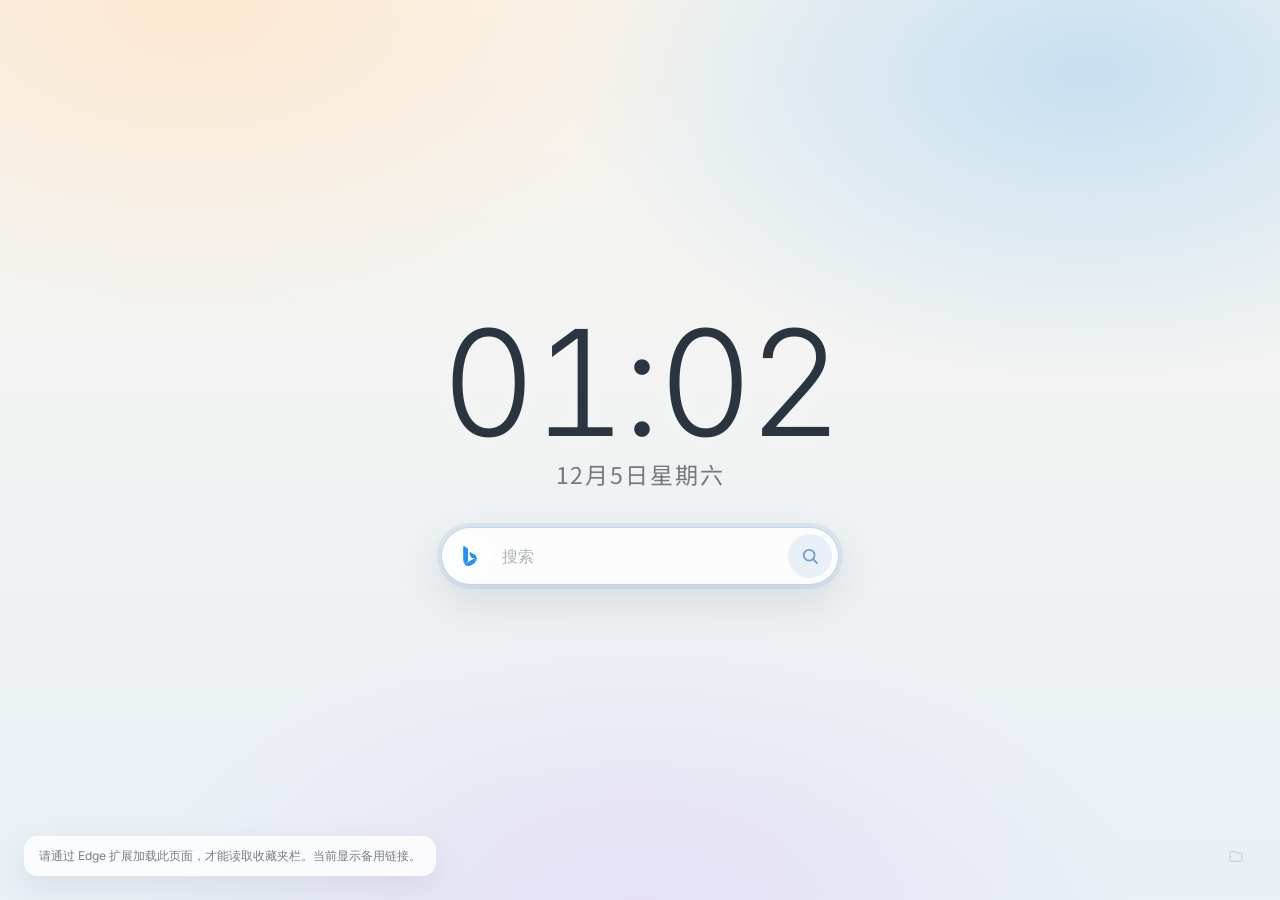
<file: index.html>
<!DOCTYPE html>
<html lang="zh-CN">
<head>
    <meta charset="utf-8">
    <meta name="viewport" content="width=device-width, initial-scale=1">
    <meta name="color-scheme" content="light">
    <meta name="theme-color" content="#eef2f5">
    <meta name="description" content="晨雾浅色、大时钟与安静搜索，自动显示收藏夹栏的 Edge 新标签页。">
    <title>晨雾起始页</title>
    <link rel="icon" type="image/png" href="assets/icons/icon-128.png">
    <link rel="stylesheet" href="css/main.css">
    <noscript>
        <style>
            #clock-div {
                display: none;
            }
        </style>
    </noscript>
</head>
<body>
    <main class="page">
        <h1 class="sr-only">晨雾起始页</h1>

        <section class="hero" aria-label="时间与搜索">
            <div class="clock" id="clock-div">
                <time id="clock" datetime="">
                    <span id="clock-time">--:--</span>
                    <span id="clock-date"></span>
                </time>
            </div>

            <div class="search-shell">
                <div class="engine-picker">
                    <button
                        id="engine-button"
                        class="engine-button"
                        type="button"
                        aria-haspopup="menu"
                        aria-expanded="false"
                        aria-controls="engine-menu"
                        aria-label="选择搜索引擎"
                    >
                        <img id="engine-icon" src="assets/icons/bing.svg" alt="" width="20" height="20">
                    </button>

                    <div id="engine-menu" class="engine-menu" role="menu" aria-label="搜索引擎" hidden></div>
                </div>

                <form id="search-form" class="search-form" action="https://www.bing.com/search" method="get" target="_blank">
                    <label class="sr-only" for="search-bar">搜索</label>
                    <input
                        id="search-bar"
                        name="q"
                        type="text"
                        autocomplete="off"
                        spellcheck="false"
                        placeholder="搜索"
                        aria-keyshortcuts="/"
                        autofocus
                    >
                    <button id="search-bar-btn" class="search-submit" type="submit" aria-label="搜索">
                        <svg xmlns="http://www.w3.org/2000/svg" width="20" height="20" viewBox="0 0 24 24"
                             fill="none" stroke="currentColor" stroke-width="2.1" stroke-linecap="round"
                             aria-hidden="true">
                            <circle cx="11" cy="11" r="6.5"></circle>
                            <path d="m16 16 4.5 4.5"></path>
                        </svg>
                    </button>
                </form>
            </div>
        </section>

        <noscript>
            <p class="status">请启用 JavaScript 以显示时钟和收藏夹。搜索框仍然可以使用。</p>
        </noscript>

    </main>

    <p id="bookmarks-status" class="status status-floating" role="status" aria-live="polite" hidden></p>

    <button id="bookmark-launcher" class="bookmark-launcher" type="button" aria-label="打开收藏夹">
        <svg xmlns="http://www.w3.org/2000/svg" width="18" height="18" viewBox="0 0 24 24"
             fill="none" stroke="currentColor" stroke-width="1.8" stroke-linecap="round"
             stroke-linejoin="round" aria-hidden="true">
            <path d="M4 7.5A1.5 1.5 0 0 1 5.5 6H10l2 2h6.5A1.5 1.5 0 0 1 20 9.5v8A1.5 1.5 0 0 1 18.5 19h-13A1.5 1.5 0 0 1 4 17.5v-10Z"></path>
        </svg>
    </button>

    <dialog id="folder-dialog" class="folder-dialog" aria-labelledby="folder-dialog-title">
        <div class="dialog-panel">
            <header class="dialog-header">
                <button id="folder-back" class="icon-button" type="button" aria-label="返回上一级" hidden>
                    <svg xmlns="http://www.w3.org/2000/svg" width="18" height="18" viewBox="0 0 24 24"
                         fill="none" stroke="currentColor" stroke-width="2" stroke-linecap="round"
                         stroke-linejoin="round" aria-hidden="true">
                        <path d="m15 18-6-6 6-6"></path>
                    </svg>
                </button>

                <div class="dialog-title-wrap">
                    <span id="folder-dialog-dot" class="folder-dot" aria-hidden="true"></span>
                    <h2 id="folder-dialog-title" class="dialog-title"></h2>
                    <span id="folder-dialog-count" class="dialog-count"></span>
                </div>

                <button id="folder-search" class="icon-button" type="button" aria-label="查找书签">
                    <svg xmlns="http://www.w3.org/2000/svg" width="17" height="17" viewBox="0 0 24 24"
                         fill="none" stroke="currentColor" stroke-width="2" stroke-linecap="round"
                         stroke-linejoin="round" aria-hidden="true">
                        <circle cx="11" cy="11" r="6.5"></circle>
                        <path d="m16 16 4.5 4.5"></path>
                    </svg>
                </button>

                <button id="folder-close" class="icon-button" type="button" aria-label="关闭">
                    <svg xmlns="http://www.w3.org/2000/svg" width="18" height="18" viewBox="0 0 24 24"
                         fill="none" stroke="currentColor" stroke-width="2" stroke-linecap="round"
                         stroke-linejoin="round" aria-hidden="true">
                        <path d="M18 6 6 18"></path>
                        <path d="m6 6 12 12"></path>
                    </svg>
                </button>
            </header>

            <nav id="folder-breadcrumb" class="breadcrumb" aria-label="当前位置"></nav>
            <div id="folder-dialog-body" class="folder-dialog-body"></div>
            <footer class="dialog-hint">↑↓ 选择 · Enter 打开 · Backspace 返回 · Esc 关闭</footer>
        </div>
    </dialog>

    <dialog id="bookmark-finder" class="finder-dialog" aria-labelledby="bookmark-finder-title">
        <div class="dialog-panel finder-panel">
            <h2 id="bookmark-finder-title" class="sr-only">查找书签</h2>

            <div class="finder-input-wrap">
                <svg xmlns="http://www.w3.org/2000/svg" width="18" height="18" viewBox="0 0 24 24"
                     fill="none" stroke="currentColor" stroke-width="2" stroke-linecap="round"
                     stroke-linejoin="round" aria-hidden="true">
                    <circle cx="11" cy="11" r="6.5"></circle>
                    <path d="m16 16 4.5 4.5"></path>
                </svg>
                <label class="sr-only" for="bookmark-finder-input">查找书签</label>
                <input
                    id="bookmark-finder-input"
                    class="finder-input"
                    type="text"
                    autocomplete="off"
                    spellcheck="false"
                    placeholder="输入书签名称或网址…"
                    role="combobox"
                    aria-autocomplete="list"
                    aria-expanded="false"
                    aria-controls="bookmark-finder-results"
                >
                <button id="bookmark-finder-close" class="finder-close" type="button" aria-label="关闭">
                    <svg xmlns="http://www.w3.org/2000/svg" width="16" height="16" viewBox="0 0 24 24"
                         fill="none" stroke="currentColor" stroke-width="2" stroke-linecap="round"
                         stroke-linejoin="round" aria-hidden="true">
                        <path d="M18 6 6 18"></path>
                        <path d="m6 6 12 12"></path>
                    </svg>
                </button>
            </div>

            <p id="bookmark-finder-summary" class="finder-summary" hidden></p>
            <div id="bookmark-finder-results" class="finder-results" role="listbox" aria-label="书签搜索结果"></div>
            <p id="bookmark-finder-empty" class="finder-empty" hidden>没有匹配的书签。</p>
            <footer class="dialog-hint">↑↓ 选择 · Enter 打开 · Esc 关闭</footer>
        </div>
    </dialog>

    <script src="js/config.js"></script>
    <script src="js/bookmarks.js"></script>
    <script src="js/main.js"></script>
</body>
</html>
</file>
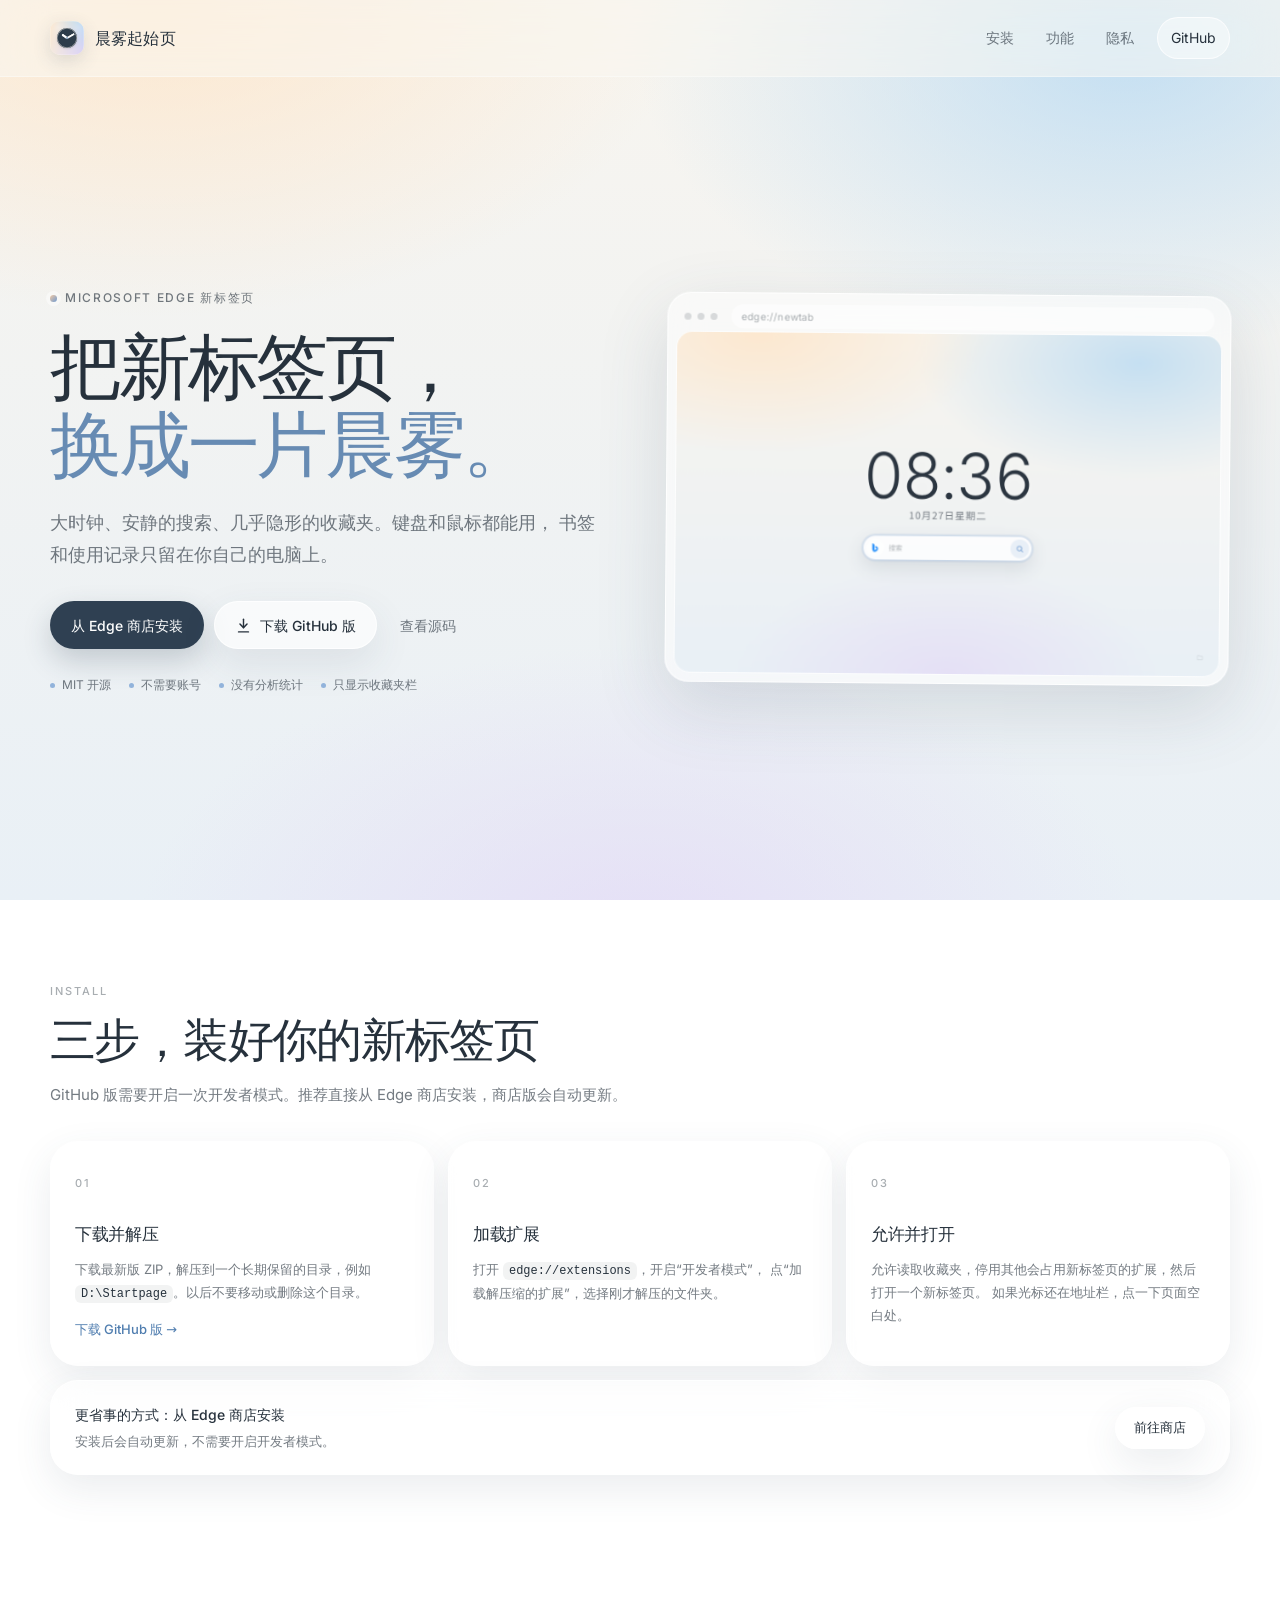
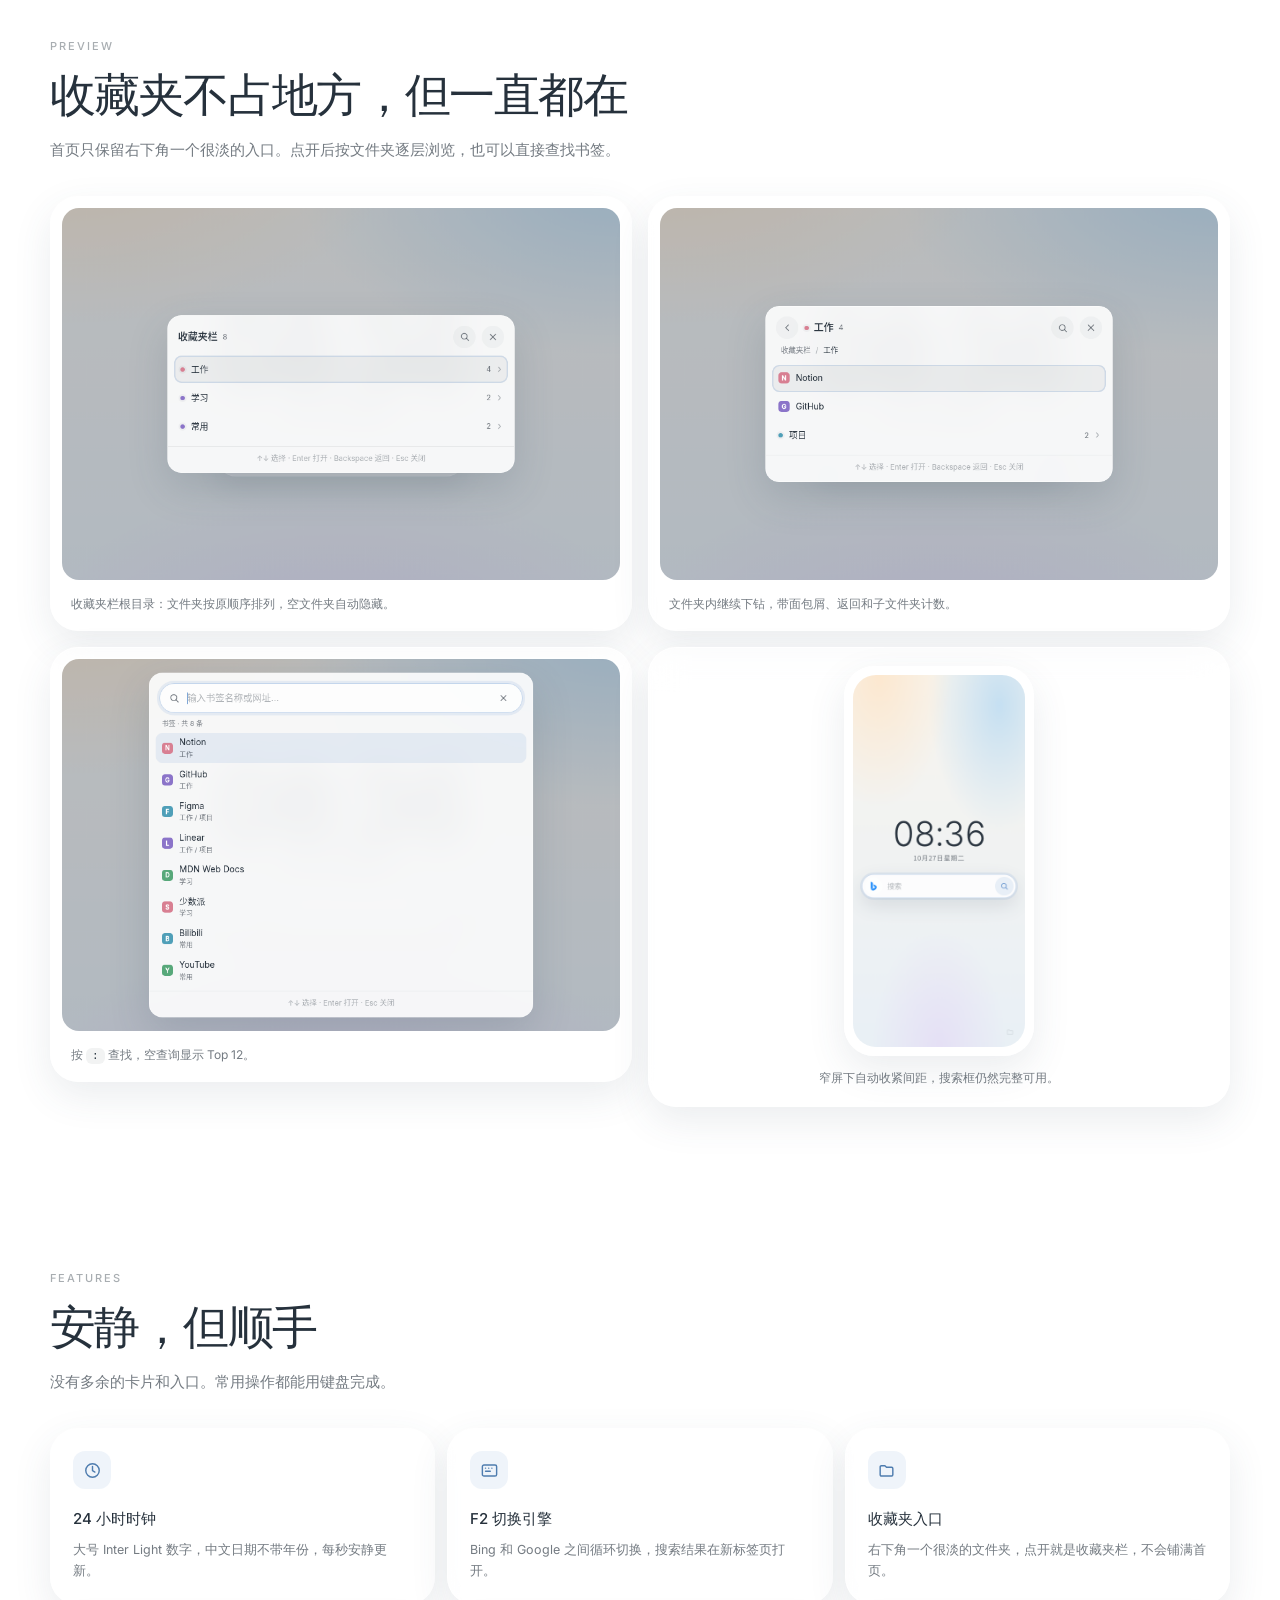
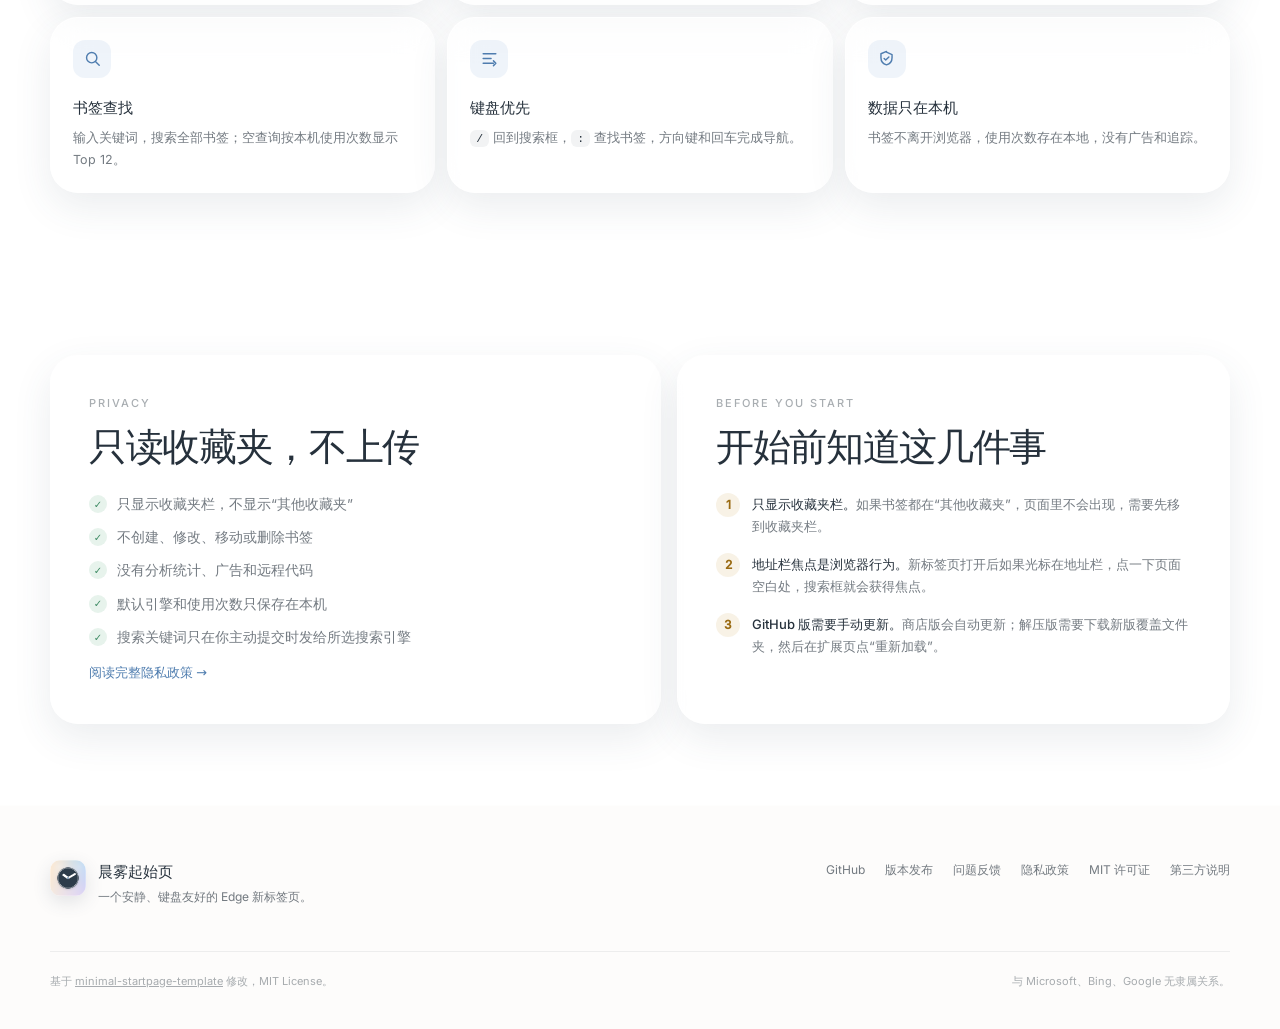
<file: docs/index.html>
<!DOCTYPE html>
<html lang="zh-CN">
<head>
    <meta charset="utf-8">
    <meta name="viewport" content="width=device-width, initial-scale=1">
    <meta name="color-scheme" content="light">
    <meta name="theme-color" content="#eef2f5">
    <meta name="description" content="晨雾起始页：一个安静、键盘友好的 Edge 新标签页，只在本机读取收藏夹栏。">
    <title>晨雾起始页 · Edge 新标签页</title>
    <link rel="icon" type="image/png" href="assets/icon-128.png">
    <link rel="stylesheet" href="style.css">
</head>
<body>
    <header class="site-header">
        <div class="page-shell header-inner">
            <a class="brand" href="./index.html">
                <img src="assets/icon-128.png" alt="" width="34" height="34">
                <span>晨雾起始页</span>
            </a>

            <nav class="site-nav" aria-label="页面导航">
                <a class="nav-link" href="#install">安装</a>
                <a class="nav-link" href="#features">功能</a>
                <a class="nav-link" href="#privacy">隐私</a>
                <a class="nav-link is-github js-repo-link" href="https://github.com/MAS-W-415/morning-haze-startpage">GitHub</a>
            </nav>
        </div>
    </header>

    <main>
        <div class="page-shell">
            <section class="hero" aria-labelledby="hero-title">
                <div class="hero-copy">
                    <p class="eyebrow"><span class="dot"></span>Microsoft Edge 新标签页</p>
                    <h1 id="hero-title">把新标签页，<br><em>换成一片晨雾。</em></h1>
                    <p class="lede">
                        大时钟、安静的搜索、几乎隐形的收藏夹。键盘和鼠标都能用，
                        书签和使用记录只留在你自己的电脑上。
                    </p>

                    <div class="actions">
                        <a class="button primary js-store-link" href="https://microsoftedge.microsoft.com/addons/detail/%E6%99%A8%E9%9B%BE%E8%B5%B7%E5%A7%8B%E9%A1%B5/hebgkmkhbdjanbhncfhgaalcicijdclc">
                            从 Edge 商店安装
                        </a>

                        <a class="button secondary js-download-link" href="#install">
                            <svg xmlns="http://www.w3.org/2000/svg" width="17" height="17" viewBox="0 0 24 24"
                                 fill="none" stroke="currentColor" stroke-width="2" stroke-linecap="round"
                                 stroke-linejoin="round" aria-hidden="true">
                                <path d="M12 3v12"></path>
                                <path d="m7 10 5 5 5-5"></path>
                                <path d="M5 21h14"></path>
                            </svg>
                            下载 GitHub 版
                        </a>

                        <a class="button ghost js-repo-link" href="https://github.com/MAS-W-415/morning-haze-startpage">
                            查看源码
                        </a>
                    </div>

                    <ul class="meta-list" aria-label="项目特点">
                        <li>MIT 开源</li>
                        <li>不需要账号</li>
                        <li>没有分析统计</li>
                        <li>只显示收藏夹栏</li>
                    </ul>
                </div>

                <div class="hero-visual">
                    <div class="browser">
                        <div class="browser-top" aria-hidden="true">
                            <span class="browser-dot"></span>
                            <span class="browser-dot"></span>
                            <span class="browser-dot"></span>
                            <span class="browser-address">edge://newtab</span>
                        </div>
                        <img src="assets/screenshots/home.png" alt="晨雾起始页主页：大时钟、日期和搜索框" width="1280" height="800">
                    </div>
                </div>
            </section>

            <section class="section" id="install" aria-labelledby="install-title">
                <div class="section-head">
                    <p class="section-kicker">Install</p>
                    <h2 id="install-title">三步，装好你的新标签页</h2>
                    <p class="section-intro">
                        GitHub 版需要开启一次开发者模式。推荐直接从 Edge 商店安装，商店版会自动更新。
                    </p>
                </div>

                <div class="steps">
                    <article class="step card">
                        <span class="step-number">01</span>
                        <h3>下载并解压</h3>
                        <p>
                            下载最新版 ZIP，解压到一个长期保留的目录，例如
                            <code>D:\Startpage</code>。以后不要移动或删除这个目录。
                        </p>
                        <a class="text-link js-download-link" href="#install">下载 GitHub 版 →</a>
                    </article>

                    <article class="step card">
                        <span class="step-number">02</span>
                        <h3>加载扩展</h3>
                        <p>
                            打开 <code>edge://extensions</code>，开启“开发者模式”，
                            点“加载解压缩的扩展”，选择刚才解压的文件夹。
                        </p>
                    </article>

                    <article class="step card">
                        <span class="step-number">03</span>
                        <h3>允许并打开</h3>
                        <p>
                            允许读取收藏夹，停用其他会占用新标签页的扩展，然后打开一个新标签页。
                            如果光标还在地址栏，点一下页面空白处。
                        </p>
                    </article>
                </div>

                <div class="callout card">
                    <div class="callout-copy">
                        <strong>更省事的方式：从 Edge 商店安装</strong>
                        <p>安装后会自动更新，不需要开启开发者模式。</p>
                    </div>
                    <a class="button secondary js-store-link" href="https://microsoftedge.microsoft.com/addons/detail/%E6%99%A8%E9%9B%BE%E8%B5%B7%E5%A7%8B%E9%A1%B5/hebgkmkhbdjanbhncfhgaalcicijdclc">前往商店</a>
                </div>
            </section>

            <section class="section" aria-labelledby="preview-title">
                <div class="section-head">
                    <p class="section-kicker">Preview</p>
                    <h2 id="preview-title">收藏夹不占地方，但一直都在</h2>
                    <p class="section-intro">
                        首页只保留右下角一个很淡的入口。点开后按文件夹逐层浏览，也可以直接查找书签。
                    </p>
                </div>

                <div class="gallery">
                    <figure class="shot card">
                        <img src="assets/screenshots/folder-root-detail.png" alt="收藏夹浮层显示工作、学习、常用三个文件夹" width="900" height="600" loading="lazy">
                        <figcaption>收藏夹栏根目录：文件夹按原顺序排列，空文件夹自动隐藏。</figcaption>
                    </figure>

                    <figure class="shot card">
                        <img src="assets/screenshots/folder-nested-detail.png" alt="进入工作文件夹后显示书签、子文件夹和面包屑" width="900" height="600" loading="lazy">
                        <figcaption>文件夹内继续下钻，带面包屑、返回和子文件夹计数。</figcaption>
                    </figure>

                    <figure class="shot card">
                        <img src="assets/screenshots/finder-detail.png" alt="书签查找显示书签标题、所在文件夹和使用排序" width="900" height="600" loading="lazy">
                        <figcaption>按 <span class="inline-code">:</span> 查找，空查询显示 Top 12。</figcaption>
                    </figure>

                    <div class="phone-wrap card">
                        <div class="phone">
                            <img src="assets/screenshots/home-mobile.png" alt="晨雾起始页在手机宽度下的布局" width="390" height="844" loading="lazy">
                        </div>
                        <p class="phone-caption">窄屏下自动收紧间距，搜索框仍然完整可用。</p>
                    </div>
                </div>
            </section>

            <section class="section" id="features" aria-labelledby="features-title">
                <div class="section-head">
                    <p class="section-kicker">Features</p>
                    <h2 id="features-title">安静，但顺手</h2>
                    <p class="section-intro">没有多余的卡片和入口。常用操作都能用键盘完成。</p>
                </div>

                <div class="features">
                    <article class="feature card">
                        <div class="feature-icon" aria-hidden="true">
                            <svg xmlns="http://www.w3.org/2000/svg" width="19" height="19" viewBox="0 0 24 24"
                                 fill="none" stroke="currentColor" stroke-width="1.8" stroke-linecap="round">
                                <circle cx="12" cy="12" r="8.5"></circle>
                                <path d="M12 7v5l3 2"></path>
                            </svg>
                        </div>
                        <h3>24 小时时钟</h3>
                        <p>大号 Inter Light 数字，中文日期不带年份，每秒安静更新。</p>
                    </article>

                    <article class="feature card">
                        <div class="feature-icon" aria-hidden="true">
                            <svg xmlns="http://www.w3.org/2000/svg" width="19" height="19" viewBox="0 0 24 24"
                                 fill="none" stroke="currentColor" stroke-width="1.8" stroke-linecap="round"
                                 stroke-linejoin="round">
                                <rect x="3" y="5" width="18" height="14" rx="2"></rect>
                                <path d="M7 9h.01M11 9h.01M15 9h.01M7 13h6"></path>
                            </svg>
                        </div>
                        <h3>F2 切换引擎</h3>
                        <p>Bing 和 Google 之间循环切换，搜索结果在新标签页打开。</p>
                    </article>

                    <article class="feature card">
                        <div class="feature-icon" aria-hidden="true">
                            <svg xmlns="http://www.w3.org/2000/svg" width="19" height="19" viewBox="0 0 24 24"
                                 fill="none" stroke="currentColor" stroke-width="1.8" stroke-linecap="round"
                                 stroke-linejoin="round">
                                <path d="M4 7.5A1.5 1.5 0 0 1 5.5 6H10l2 2h6.5A1.5 1.5 0 0 1 20 9.5v8A1.5 1.5 0 0 1 18.5 19h-13A1.5 1.5 0 0 1 4 17.5v-10Z"></path>
                            </svg>
                        </div>
                        <h3>收藏夹入口</h3>
                        <p>右下角一个很淡的文件夹，点开就是收藏夹栏，不会铺满首页。</p>
                    </article>

                    <article class="feature card">
                        <div class="feature-icon" aria-hidden="true">
                            <svg xmlns="http://www.w3.org/2000/svg" width="19" height="19" viewBox="0 0 24 24"
                                 fill="none" stroke="currentColor" stroke-width="1.8" stroke-linecap="round">
                                <circle cx="11" cy="11" r="6.5"></circle>
                                <path d="m16 16 4.5 4.5"></path>
                            </svg>
                        </div>
                        <h3>书签查找</h3>
                        <p>输入关键词，搜索全部书签；空查询按本机使用次数显示 Top 12。</p>
                    </article>

                    <article class="feature card">
                        <div class="feature-icon" aria-hidden="true">
                            <svg xmlns="http://www.w3.org/2000/svg" width="19" height="19" viewBox="0 0 24 24"
                                 fill="none" stroke="currentColor" stroke-width="1.8" stroke-linecap="round"
                                 stroke-linejoin="round">
                                <path d="M4 6h16M4 12h10M4 18h13"></path>
                                <path d="m17 15 3 3-3 3"></path>
                            </svg>
                        </div>
                        <h3>键盘优先</h3>
                        <p><span class="inline-code">/</span> 回到搜索框，<span class="inline-code">:</span> 查找书签，方向键和回车完成导航。</p>
                    </article>

                    <article class="feature card">
                        <div class="feature-icon" aria-hidden="true">
                            <svg xmlns="http://www.w3.org/2000/svg" width="19" height="19" viewBox="0 0 24 24"
                                 fill="none" stroke="currentColor" stroke-width="1.8" stroke-linecap="round"
                                 stroke-linejoin="round">
                                <path d="M12 3 5 6v5c0 4.4 2.9 7.8 7 9 4.1-1.2 7-4.6 7-9V7l-7-3Z"></path>
                                <path d="m9 12 2 2 4-4"></path>
                            </svg>
                        </div>
                        <h3>数据只在本机</h3>
                        <p>书签不离开浏览器，使用次数存在本地，没有广告和追踪。</p>
                    </article>
                </div>
            </section>

            <section class="section" id="privacy" aria-labelledby="privacy-title">
                <div class="split">
                    <article class="privacy-card card">
                        <p class="section-kicker">Privacy</p>
                        <h2 id="privacy-title">只读收藏夹，不上传</h2>
                        <ul class="check-list">
                            <li>只显示收藏夹栏，不显示“其他收藏夹”</li>
                            <li>不创建、修改、移动或删除书签</li>
                            <li>没有分析统计、广告和远程代码</li>
                            <li>默认引擎和使用次数只保存在本机</li>
                            <li>搜索关键词只在你主动提交时发给所选搜索引擎</li>
                        </ul>
                        <a class="text-link" href="privacy.html">阅读完整隐私政策 →</a>
                    </article>

                    <article class="notice-card card">
                        <p class="section-kicker">Before you start</p>
                        <h2>开始前知道这几件事</h2>
                        <div class="notice-list">
                            <div class="notice-item">
                                <span>1</span>
                                <p><strong>只显示收藏夹栏。</strong>如果书签都在“其他收藏夹”，页面里不会出现，需要先移到收藏夹栏。</p>
                            </div>
                            <div class="notice-item">
                                <span>2</span>
                                <p><strong>地址栏焦点是浏览器行为。</strong>新标签页打开后如果光标在地址栏，点一下页面空白处，搜索框就会获得焦点。</p>
                            </div>
                            <div class="notice-item">
                                <span>3</span>
                                <p><strong>GitHub 版需要手动更新。</strong>商店版会自动更新；解压版需要下载新版覆盖文件夹，然后在扩展页点“重新加载”。</p>
                            </div>
                        </div>
                    </article>
                </div>
            </section>
        </div>
    </main>

    <footer class="site-footer">
        <div class="page-shell">
            <div class="footer-grid">
                <div class="footer-brand">
                    <img src="assets/icon-128.png" alt="" width="36" height="36">
                    <div>
                        <strong>晨雾起始页</strong>
                        <p>一个安静、键盘友好的 Edge 新标签页。</p>
                    </div>
                </div>

                <nav class="footer-links" aria-label="页脚链接">
                    <a class="js-repo-link" href="https://github.com/MAS-W-415/morning-haze-startpage">GitHub</a>
                    <a class="js-repo-link" href="https://github.com/MAS-W-415/morning-haze-startpage/releases">版本发布</a>
                    <a class="js-issues-link" href="https://github.com/MAS-W-415/morning-haze-startpage/issues">问题反馈</a>
                    <a href="privacy.html">隐私政策</a>
                    <a class="js-license-link" href="https://github.com/MAS-W-415/morning-haze-startpage/blob/main/LICENSE">MIT 许可证</a>
                    <a class="js-notices-link" href="https://github.com/MAS-W-415/morning-haze-startpage/blob/main/THIRD_PARTY_NOTICES.md">第三方说明</a>
                </nav>
            </div>

            <div class="footer-bottom">
                <p>基于 <a href="https://github.com/pedro-pablo/minimal-startpage-template">minimal-startpage-template</a> 修改，MIT License。</p>
                <p>与 Microsoft、Bing、Google 无隶属关系。</p>
            </div>
        </div>
    </footer>

    <script src="config.js"></script>
    <script src="app.js"></script>
</body>
</html>
</file>
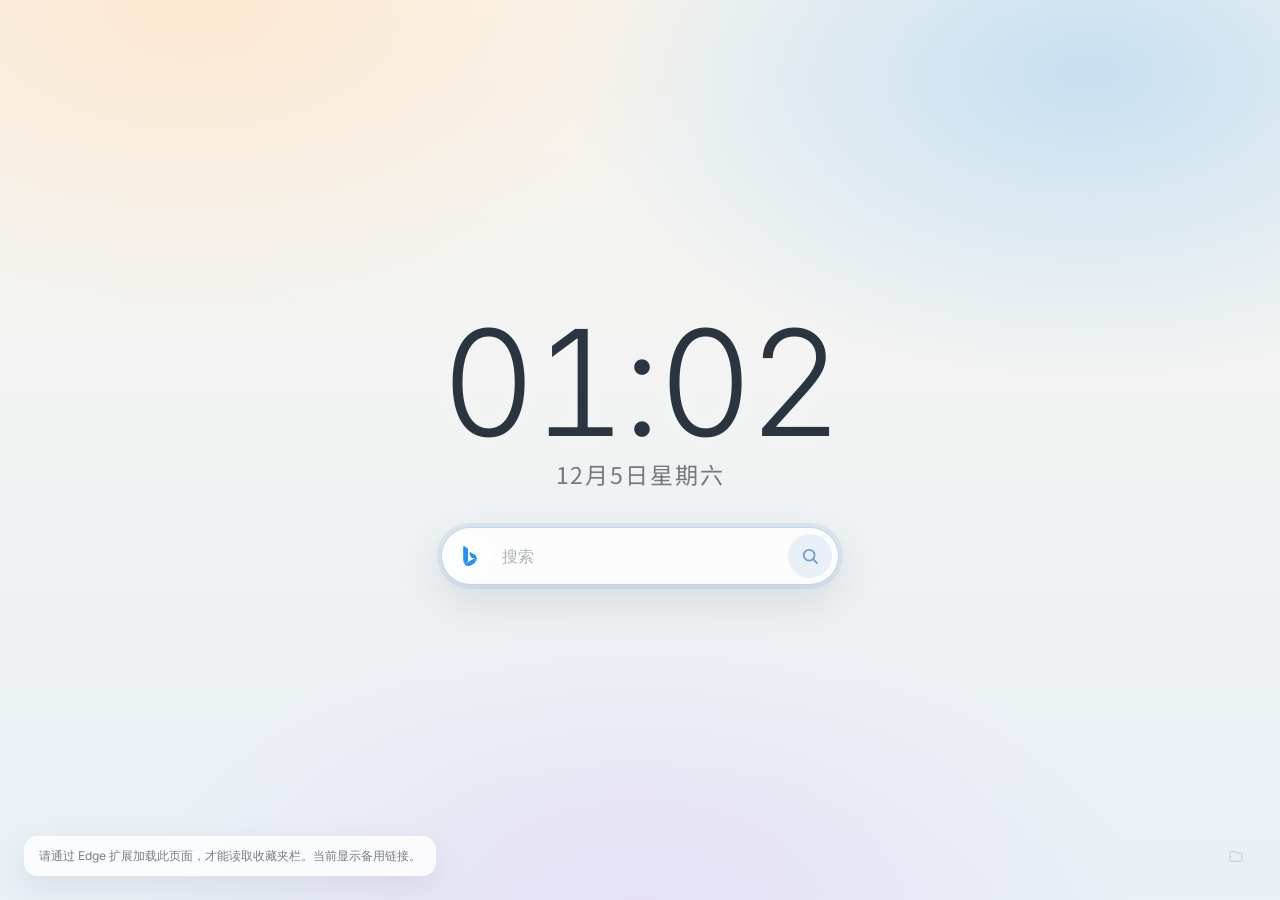
<file: focus.html>
<!DOCTYPE html>
<html lang="zh-CN">
<head>
    <meta charset="utf-8">
    <title>晨雾起始页</title>
    <style>
        html {
            background: #eef2f5;
        }
    </style>
    <script src="js/focus.js"></script>
    <noscript>
        <meta http-equiv="refresh" content="0; url=index.html">
    </noscript>
</head>
<body></body>
</html>
</file>
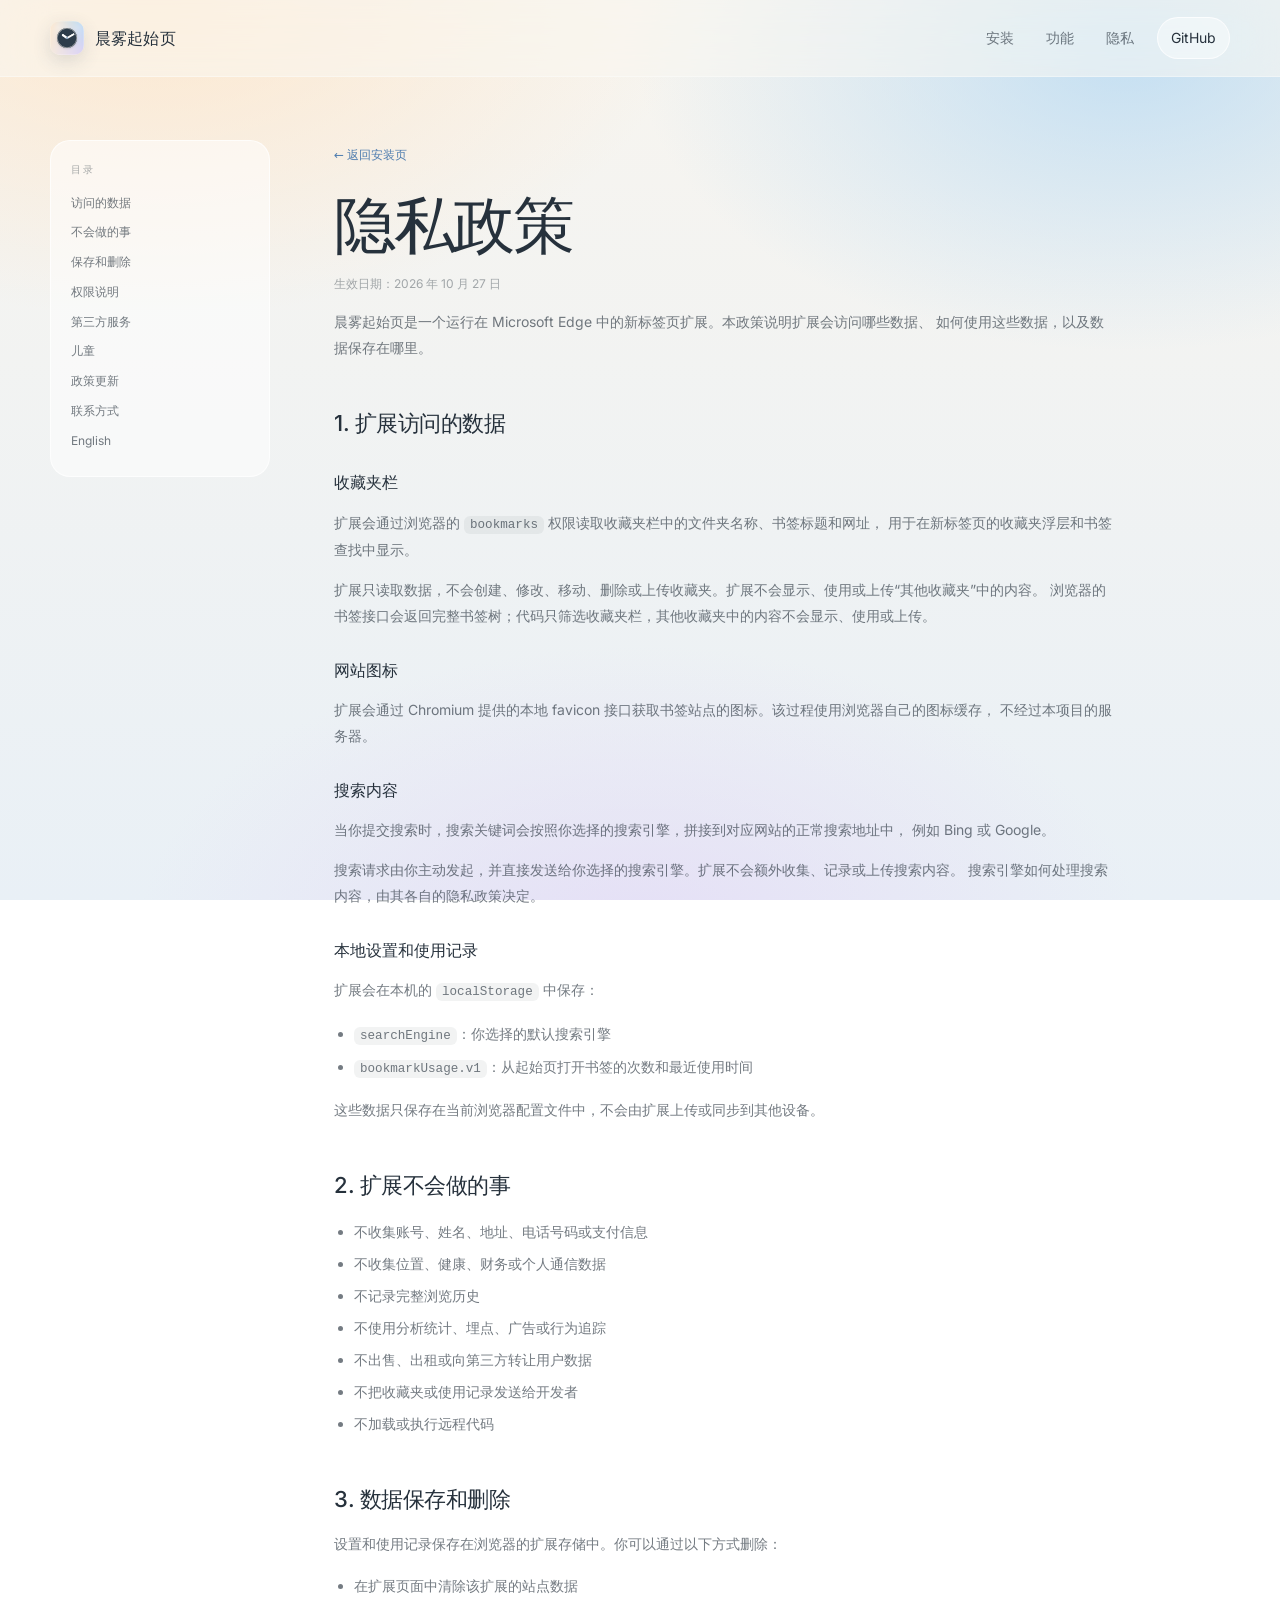
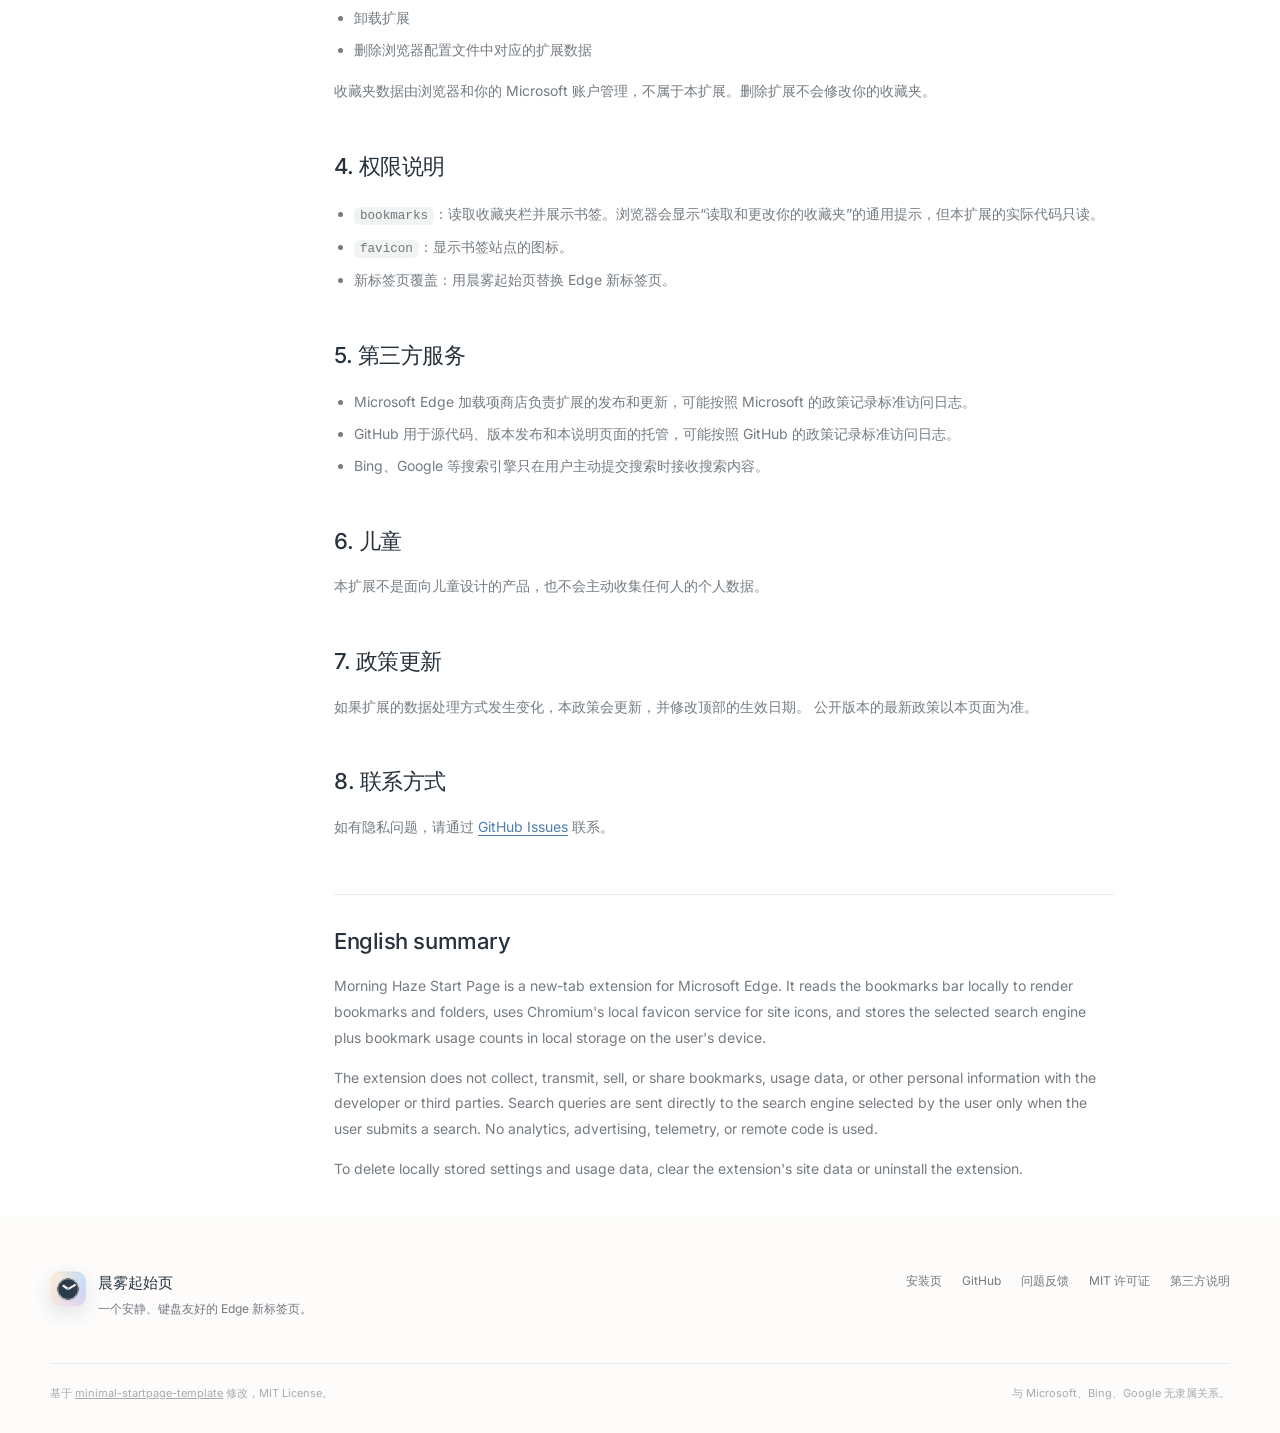
<file: docs/privacy.html>
<!DOCTYPE html>
<html lang="zh-CN">
<head>
    <meta charset="utf-8">
    <meta name="viewport" content="width=device-width, initial-scale=1">
    <meta name="color-scheme" content="light">
    <meta name="theme-color" content="#eef2f5">
    <meta name="description" content="晨雾起始页隐私政策：只在本机读取收藏夹栏，不上传书签和使用记录。">
    <title>隐私政策 · 晨雾起始页</title>
    <link rel="icon" type="image/png" href="assets/icon-128.png">
    <link rel="stylesheet" href="style.css">
</head>
<body>
    <header class="site-header">
        <div class="page-shell header-inner">
            <a class="brand" href="./index.html">
                <img src="assets/icon-128.png" alt="" width="34" height="34">
                <span>晨雾起始页</span>
            </a>

            <nav class="site-nav" aria-label="页面导航">
                <a class="nav-link" href="index.html#install">安装</a>
                <a class="nav-link" href="index.html#features">功能</a>
                <a class="nav-link" href="privacy.html">隐私</a>
                <a class="nav-link is-github js-repo-link" href="https://github.com/MAS-W-415/morning-haze-startpage">GitHub</a>
            </nav>
        </div>
    </header>

    <main class="privacy-page">
        <div class="page-shell privacy-layout">
            <aside class="privacy-aside" aria-label="隐私政策目录">
                <p>目录</p>
                <a href="#access">访问的数据</a>
                <a href="#not-do">不会做的事</a>
                <a href="#storage">保存和删除</a>
                <a href="#permissions">权限说明</a>
                <a href="#third-parties">第三方服务</a>
                <a href="#children">儿童</a>
                <a href="#changes">政策更新</a>
                <a href="#contact">联系方式</a>
                <a href="#english">English</a>
            </aside>

            <article class="privacy-article">
                <a class="back-link" href="index.html">← 返回安装页</a>
                <h1>隐私政策</h1>
                <p class="effective">生效日期：2026 年 10 月 27 日</p>

                <p>
                    晨雾起始页是一个运行在 Microsoft Edge 中的新标签页扩展。本政策说明扩展会访问哪些数据、
                    如何使用这些数据，以及数据保存在哪里。
                </p>

                <h2 id="access">1. 扩展访问的数据</h2>

                <h3>收藏夹栏</h3>
                <p>
                    扩展会通过浏览器的 <code>bookmarks</code> 权限读取收藏夹栏中的文件夹名称、书签标题和网址，
                    用于在新标签页的收藏夹浮层和书签查找中显示。
                </p>
                <p>
                    扩展只读取数据，不会创建、修改、移动、删除或上传收藏夹。扩展不会显示、使用或上传“其他收藏夹”中的内容。
                    浏览器的书签接口会返回完整书签树；代码只筛选收藏夹栏，其他收藏夹中的内容不会显示、使用或上传。
                </p>

                <h3>网站图标</h3>
                <p>
                    扩展会通过 Chromium 提供的本地 favicon 接口获取书签站点的图标。该过程使用浏览器自己的图标缓存，
                    不经过本项目的服务器。
                </p>

                <h3>搜索内容</h3>
                <p>
                    当你提交搜索时，搜索关键词会按照你选择的搜索引擎，拼接到对应网站的正常搜索地址中，
                    例如 Bing 或 Google。
                </p>
                <p>
                    搜索请求由你主动发起，并直接发送给你选择的搜索引擎。扩展不会额外收集、记录或上传搜索内容。
                    搜索引擎如何处理搜索内容，由其各自的隐私政策决定。
                </p>

                <h3>本地设置和使用记录</h3>
                <p>扩展会在本机的 <code>localStorage</code> 中保存：</p>
                <ul>
                    <li><code>searchEngine</code>：你选择的默认搜索引擎</li>
                    <li><code>bookmarkUsage.v1</code>：从起始页打开书签的次数和最近使用时间</li>
                </ul>
                <p>
                    这些数据只保存在当前浏览器配置文件中，不会由扩展上传或同步到其他设备。
                </p>

                <h2 id="not-do">2. 扩展不会做的事</h2>
                <ul>
                    <li>不收集账号、姓名、地址、电话号码或支付信息</li>
                    <li>不收集位置、健康、财务或个人通信数据</li>
                    <li>不记录完整浏览历史</li>
                    <li>不使用分析统计、埋点、广告或行为追踪</li>
                    <li>不出售、出租或向第三方转让用户数据</li>
                    <li>不把收藏夹或使用记录发送给开发者</li>
                    <li>不加载或执行远程代码</li>
                </ul>

                <h2 id="storage">3. 数据保存和删除</h2>
                <p>设置和使用记录保存在浏览器的扩展存储中。你可以通过以下方式删除：</p>
                <ul>
                    <li>在扩展页面中清除该扩展的站点数据</li>
                    <li>卸载扩展</li>
                    <li>删除浏览器配置文件中对应的扩展数据</li>
                </ul>
                <p>收藏夹数据由浏览器和你的 Microsoft 账户管理，不属于本扩展。删除扩展不会修改你的收藏夹。</p>

                <h2 id="permissions">4. 权限说明</h2>
                <ul>
                    <li><code>bookmarks</code>：读取收藏夹栏并展示书签。浏览器会显示“读取和更改你的收藏夹”的通用提示，但本扩展的实际代码只读。</li>
                    <li><code>favicon</code>：显示书签站点的图标。</li>
                    <li>新标签页覆盖：用晨雾起始页替换 Edge 新标签页。</li>
                </ul>

                <h2 id="third-parties">5. 第三方服务</h2>
                <ul>
                    <li>Microsoft Edge 加载项商店负责扩展的发布和更新，可能按照 Microsoft 的政策记录标准访问日志。</li>
                    <li>GitHub 用于源代码、版本发布和本说明页面的托管，可能按照 GitHub 的政策记录标准访问日志。</li>
                    <li>Bing、Google 等搜索引擎只在用户主动提交搜索时接收搜索内容。</li>
                </ul>

                <h2 id="children">6. 儿童</h2>
                <p>本扩展不是面向儿童设计的产品，也不会主动收集任何人的个人数据。</p>

                <h2 id="changes">7. 政策更新</h2>
                <p>
                    如果扩展的数据处理方式发生变化，本政策会更新，并修改顶部的生效日期。
                    公开版本的最新政策以本页面为准。
                </p>

                <h2 id="contact">8. 联系方式</h2>
                <p>
                    如有隐私问题，请通过
                    <a class="js-issues-link" href="https://github.com/MAS-W-415/morning-haze-startpage/issues">GitHub Issues</a>
                    联系。
                </p>

                <section class="english" id="english">
                    <h2>English summary</h2>
                    <p>
                        Morning Haze Start Page is a new-tab extension for Microsoft Edge.
                        It reads the bookmarks bar locally to render bookmarks and folders,
                        uses Chromium's local favicon service for site icons, and stores the
                        selected search engine plus bookmark usage counts in local storage
                        on the user's device.
                    </p>
                    <p>
                        The extension does not collect, transmit, sell, or share bookmarks,
                        usage data, or other personal information with the developer or third
                        parties. Search queries are sent directly to the search engine selected
                        by the user only when the user submits a search. No analytics,
                        advertising, telemetry, or remote code is used.
                    </p>
                    <p>
                        To delete locally stored settings and usage data, clear the extension's
                        site data or uninstall the extension.
                    </p>
                </section>
            </article>
        </div>
    </main>

    <footer class="site-footer">
        <div class="page-shell">
            <div class="footer-grid">
                <div class="footer-brand">
                    <img src="assets/icon-128.png" alt="" width="36" height="36">
                    <div>
                        <strong>晨雾起始页</strong>
                        <p>一个安静、键盘友好的 Edge 新标签页。</p>
                    </div>
                </div>

                <nav class="footer-links" aria-label="页脚链接">
                    <a href="index.html">安装页</a>
                    <a class="js-repo-link" href="https://github.com/MAS-W-415/morning-haze-startpage">GitHub</a>
                    <a class="js-issues-link" href="https://github.com/MAS-W-415/morning-haze-startpage/issues">问题反馈</a>
                    <a class="js-license-link" href="https://github.com/MAS-W-415/morning-haze-startpage/blob/main/LICENSE">MIT 许可证</a>
                    <a class="js-notices-link" href="https://github.com/MAS-W-415/morning-haze-startpage/blob/main/THIRD_PARTY_NOTICES.md">第三方说明</a>
                </nav>
            </div>

            <div class="footer-bottom">
                <p>基于 <a href="https://github.com/pedro-pablo/minimal-startpage-template">minimal-startpage-template</a> 修改，MIT License。</p>
                <p>与 Microsoft、Bing、Google 无隶属关系。</p>
            </div>
        </div>
    </footer>

    <script src="config.js"></script>
    <script src="app.js"></script>
</body>
</html>
</file>
<file: css/main.css>
/* =========================================================
   字体
   ========================================================= */

@font-face {
    font-family: 'Inter';
    src: url('../assets/fonts/Inter-Light.woff2') format('woff2');
    font-style: normal;
    font-weight: 300;
    font-display: swap;
}

@font-face {
    font-family: 'Inter';
    src: url('../assets/fonts/Inter-400.woff2') format('woff2');
    font-style: normal;
    font-weight: 400;
    font-display: swap;
}

@font-face {
    font-family: 'Inter';
    src: url('../assets/fonts/Inter-500.woff2') format('woff2');
    font-style: normal;
    font-weight: 500;
    font-display: swap;
}

@font-face {
    font-family: 'Noto Sans SC';
    src: url('../assets/fonts/NotoSansSC-Regular-subset.woff2') format('woff2');
    font-style: normal;
    font-weight: 400;
    font-display: swap;
}

/* =========================================================
   设计变量
   ========================================================= */

:root {
    --bg: #eef2f5;
    --text: #26313c;
    --muted: rgba(38, 49, 60, 0.62);
    --faint: rgba(38, 49, 60, 0.36);

    --accent: #6f9bd1;
    --accent-soft: rgba(111, 155, 209, 0.14);
    --accent-ring: rgba(111, 155, 209, 0.24);

    --glass: rgba(255, 255, 255, 0.55);
    --glass-strong: rgba(255, 255, 255, 0.78);
    --glass-menu: rgba(255, 255, 255, 0.92);
    --hover: rgba(38, 49, 60, 0.055);

    --border: rgba(255, 255, 255, 0.62);
    --border-strong: rgba(255, 255, 255, 0.86);

    --radius-card: 20px;
    --radius-item: 12px;
    --radius-control: 999px;

    --shadow-card: 0 12px 32px rgba(61, 81, 102, 0.1);
    --shadow-float: 0 24px 64px rgba(61, 81, 102, 0.18);
    --ease: 180ms cubic-bezier(0.2, 0.8, 0.2, 1);

    --font-ui: 'Inter', 'Noto Sans CJK SC', 'PingFang SC', 'Microsoft YaHei', system-ui, sans-serif;
    --font-date: 'Noto Sans SC', 'Noto Sans CJK SC', 'PingFang SC', 'Microsoft YaHei', sans-serif;
}

/* =========================================================
   基础
   ========================================================= */

*,
*::before,
*::after {
    box-sizing: border-box;
}

html {
    min-height: 100%;
    color-scheme: light;
}

body {
    min-height: 100vh;
    min-height: 100dvh;
    margin: 0;
    padding: clamp(24px, 5vw, 64px);
    display: flex;
    align-items: center;
    justify-content: center;
    background:
        radial-gradient(ellipse 65% 55% at 15% 0%, rgba(255, 226, 193, 0.68), transparent 65%),
        radial-gradient(ellipse 60% 50% at 85% 8%, rgba(184, 218, 243, 0.78), transparent 68%),
        radial-gradient(ellipse 55% 45% at 50% 100%, rgba(226, 211, 246, 0.55), transparent 70%),
        linear-gradient(180deg, #f8f5ef 0%, #e9f0f6 100%);
    background-attachment: fixed;
    color: var(--text);
    font-family: var(--font-ui);
    font-size: 16px;
    line-height: 1.45;
    overflow-x: hidden;
    -webkit-font-smoothing: antialiased;
}

button,
input {
    font: inherit;
}

a {
    color: inherit;
}

img {
    max-width: 100%;
}

::selection {
    background: rgba(111, 155, 209, 0.22);
}

/* =========================================================
   页面和时钟
   ========================================================= */

.page {
    width: min(1180px, 100%);
    display: flex;
    flex-direction: column;
    align-items: center;
}

.hero {
    display: flex;
    flex-direction: column;
    align-items: center;
    gap: clamp(24px, 4vh, 38px);
}

.clock {
    text-align: center;
    user-select: none;
}

#clock {
    display: flex;
    flex-direction: column;
    align-items: center;
    gap: 8px;
}

#clock-time {
    font-family: 'Inter', var(--font-date);
    font-size: clamp(72px, 11.5vw, 156px);
    font-weight: 300;
    line-height: 0.92;
    letter-spacing: -0.03em;
    color: #2b3540;
    font-feature-settings: 'tnum' 1;
    font-variant-numeric: tabular-nums;
    text-shadow: 0 3px 22px rgba(255, 255, 255, 0.42);
}

#clock-date {
    font-family: var(--font-date);
    font-size: clamp(16px, 1.8vw, 24px);
    font-weight: 400;
    letter-spacing: 0.08em;
    color: var(--muted);
}

/* =========================================================
   搜索框
   ========================================================= */

.search-shell {
    width: min(720px, 100%);
    min-height: 58px;
    display: flex;
    align-items: center;
    padding: 6px;
    background: var(--glass);
    border: 1px solid var(--border-strong);
    border-radius: var(--radius-control);
    box-shadow:
        0 16px 44px rgba(61, 81, 102, 0.12),
        inset 0 1px 0 rgba(255, 255, 255, 0.85);
    backdrop-filter: blur(18px) saturate(120%);
    -webkit-backdrop-filter: blur(18px) saturate(120%);
    transition:
        background var(--ease),
        border-color var(--ease),
        box-shadow var(--ease);
}

.search-shell:focus-within {
    background: var(--glass-strong);
    border-color: rgba(111, 155, 209, 0.42);
    box-shadow:
        0 0 0 4px var(--accent-soft),
        0 16px 44px rgba(61, 81, 102, 0.14),
        inset 0 1px 0 rgba(255, 255, 255, 0.95);
}

.engine-picker {
    position: relative;
    flex: 0 0 auto;
}

.engine-button {
    width: 44px;
    height: 44px;
    display: grid;
    place-items: center;
    padding: 0;
    border: 0;
    border-radius: 50%;
    background: rgba(255, 255, 255, 0.38);
    color: var(--text);
    cursor: pointer;
    transition:
        background var(--ease),
        transform var(--ease);
}

.engine-button:hover {
    background: rgba(255, 255, 255, 0.62);
}

.engine-button:active {
    transform: scale(0.96);
}

.engine-button:focus-visible {
    outline: none;
    box-shadow: 0 0 0 3px var(--accent-ring);
}

.engine-button img {
    width: 20px;
    height: 20px;
    display: block;
}

/* 引擎菜单 */
.engine-menu {
    position: absolute;
    top: calc(100% + 10px);
    left: 0;
    z-index: 30;
    display: flex;
    flex-direction: column;
    gap: 4px;
    padding: 6px;
    background: var(--glass-menu);
    border: 1px solid var(--border-strong);
    border-radius: 16px;
    box-shadow: var(--shadow-float);
    backdrop-filter: blur(20px) saturate(120%);
    -webkit-backdrop-filter: blur(20px) saturate(120%);
}

.engine-menu[hidden] {
    display: none;
}

.engine-menu:not([hidden]) {
    animation: menu-in 140ms ease-out;
}

@keyframes menu-in {
    from {
        opacity: 0;
        transform: translateY(-4px) scale(0.98);
    }
    to {
        opacity: 1;
        transform: translateY(0) scale(1);
    }
}

.engine-option {
    position: relative;
    width: 44px;
    height: 44px;
    display: grid;
    place-items: center;
    padding: 0;
    border: 0;
    border-radius: 12px;
    background: transparent;
    color: var(--text);
    cursor: pointer;
    transition: background var(--ease);
}

.engine-option:hover {
    background: var(--hover);
}

.engine-option:focus-visible {
    outline: none;
    background: var(--hover);
    box-shadow: 0 0 0 2px var(--accent-ring) inset;
}

.engine-option[aria-checked='true'] {
    background: var(--accent-soft);
}

.engine-option[aria-checked='true']::after {
    content: '';
    position: absolute;
    right: 6px;
    bottom: 6px;
    width: 6px;
    height: 6px;
    border-radius: 50%;
    background: var(--accent);
}

.engine-option img {
    width: 20px;
    height: 20px;
    display: block;
}

.search-form {
    flex: 1;
    min-width: 0;
    display: flex;
    align-items: center;
}

#search-bar {
    flex: 1;
    min-width: 0;
    height: 44px;
    padding: 0 10px;
    border: 0;
    outline: 0;
    background: transparent;
    color: var(--text);
    font-family: var(--font-ui);
    font-size: 16px;
    caret-color: var(--accent);
}

#search-bar::placeholder {
    color: var(--faint);
}

.search-submit {
    flex: 0 0 44px;
    width: 44px;
    height: 44px;
    display: grid;
    place-items: center;
    padding: 0;
    border: 0;
    border-radius: 50%;
    background: rgba(111, 155, 209, 0.14);
    color: var(--accent);
    cursor: pointer;
    transition:
        background var(--ease),
        color var(--ease),
        transform var(--ease);
}

.search-submit:hover {
    background: rgba(111, 155, 209, 0.23);
}

.search-submit:active {
    transform: scale(0.95);
}

.search-submit:focus-visible {
    outline: none;
    box-shadow: 0 0 0 3px var(--accent-ring);
}

/* =========================================================
   收藏夹入口
   ========================================================= */

.bookmark-launcher {
    position: fixed;
    right: 24px;
    bottom: 24px;
    z-index: 40;
    width: 40px;
    height: 40px;
    display: grid;
    place-items: center;
    padding: 0;
    border: 1px solid transparent;
    border-radius: 50%;
    background: transparent;
    color: var(--muted);
    opacity: 0.2;
    cursor: pointer;
    transition:
        opacity var(--ease),
        background var(--ease),
        border-color var(--ease),
        box-shadow var(--ease),
        transform var(--ease);
}

.bookmark-launcher:hover {
    opacity: 1;
    background: rgba(255, 255, 255, 0.58);
    border-color: var(--border-strong);
    box-shadow: var(--shadow-card);
    transform: translateY(-1px);
}

.bookmark-launcher:focus-visible {
    opacity: 1;
    outline: none;
    background: rgba(255, 255, 255, 0.62);
    border-color: var(--border-strong);
    box-shadow:
        0 0 0 3px var(--accent-ring),
        var(--shadow-card);
}

/* =========================================================
   文件夹浮层 / 书签查找
   ========================================================= */

.folder-dialog,
.finder-dialog {
    width: min(560px, 92vw);
    max-height: 82vh;
    margin: auto;
    padding: 0;
    border: 1px solid var(--border-strong);
    border-radius: 22px;
    background: rgba(255, 255, 255, 0.88);
    color: var(--text);
    box-shadow: var(--shadow-float);
    overflow: hidden;
    backdrop-filter: blur(26px) saturate(120%);
    -webkit-backdrop-filter: blur(26px) saturate(120%);
}

.finder-dialog {
    width: min(620px, 92vw);
}

.folder-dialog[open],
.finder-dialog[open] {
    animation: dialog-in 160ms ease-out;
}

.folder-dialog::backdrop,
.finder-dialog::backdrop {
    background: rgba(32, 44, 56, 0.28);
}

@keyframes dialog-in {
    from {
        opacity: 0;
        transform: translateY(8px) scale(0.985);
    }
    to {
        opacity: 1;
        transform: translateY(0) scale(1);
    }
}

.dialog-panel {
    display: flex;
    flex-direction: column;
    max-height: 82vh;
    min-height: 180px;
}

.finder-panel {
    max-height: 78vh;
}

.dialog-header {
    display: flex;
    align-items: center;
    gap: 10px;
    padding: 16px 16px 8px;
}

.icon-button {
    width: 36px;
    height: 36px;
    flex: 0 0 36px;
    display: grid;
    place-items: center;
    padding: 0;
    border: 0;
    border-radius: 50%;
    background: rgba(38, 49, 60, 0.035);
    color: var(--muted);
    cursor: pointer;
    transition:
        background var(--ease),
        color var(--ease);
}

.icon-button:hover {
    background: var(--hover);
    color: var(--text);
}

.icon-button:focus-visible {
    outline: none;
    box-shadow: 0 0 0 3px var(--accent-ring);
}

.icon-button[hidden] {
    display: none;
}

.dialog-title-wrap {
    flex: 1;
    min-width: 0;
    display: flex;
    align-items: center;
    gap: 8px;
}

.dialog-title {
    margin: 0;
    min-width: 0;
    overflow: hidden;
    text-overflow: ellipsis;
    white-space: nowrap;
    font-size: 16px;
    font-weight: 500;
}

.dialog-count {
    flex: 0 0 auto;
    color: var(--muted);
    font-size: 12px;
    font-variant-numeric: tabular-nums;
}

.breadcrumb {
    display: flex;
    flex-wrap: wrap;
    align-items: center;
    gap: 4px;
    padding: 0 20px 8px;
    color: var(--muted);
    font-size: 12px;
}

.breadcrumb[hidden] {
    display: none;
}

.crumb {
    padding: 2px 4px;
    border: 0;
    border-radius: 6px;
    background: transparent;
    color: var(--muted);
    font: inherit;
    cursor: pointer;
}

.crumb:hover {
    background: var(--hover);
    color: var(--text);
}

.crumb:focus-visible {
    outline: none;
    box-shadow: 0 0 0 2px var(--accent-ring);
}

.crumb[aria-current='page'] {
    color: var(--text);
}

.crumb-sep {
    color: var(--faint);
}

.folder-dialog-body {
    flex: 1;
    min-height: 0;
    overflow-y: auto;
    padding: 4px 10px 10px;
}

.dialog-list {
    display: flex;
    flex-direction: column;
    gap: 2px;
    margin: 0;
    padding: 0;
    list-style: none;
}

.dialog-row {
    display: flex;
    align-items: center;
    gap: 10px;
    width: 100%;
    min-height: 44px;
    padding: 8px 10px;
    border: 0;
    border-radius: 12px;
    background: transparent;
    color: var(--text);
    text-align: left;
    text-decoration: none;
    font: inherit;
    cursor: pointer;
    transition:
        background var(--ease),
        color var(--ease),
        box-shadow var(--ease);
}

.dialog-row:hover {
    background: var(--hover);
}

.dialog-row:focus-visible {
    outline: none;
    background: var(--hover);
    box-shadow: 0 0 0 2px var(--accent-ring) inset;
}

.folder-dot {
    width: 7px;
    height: 7px;
    flex: 0 0 7px;
    border-radius: 50%;
    background: var(--dot-color, var(--accent));
    box-shadow: 0 0 0 3px rgba(38, 49, 60, 0.045);
}

.folder-dot[hidden] {
    display: none;
}

.folder-name {
    flex: 1;
    min-width: 0;
    overflow: hidden;
    text-overflow: ellipsis;
    white-space: nowrap;
    font-size: 14px;
}

.folder-count {
    flex: 0 0 auto;
    color: var(--muted);
    font-size: 12px;
    font-variant-numeric: tabular-nums;
}

.dialog-arrow {
    flex: 0 0 auto;
    color: var(--faint);
    font-size: 18px;
    line-height: 1;
}

.bookmark-icon,
.bookmark-fallback {
    width: 18px;
    height: 18px;
    flex: 0 0 18px;
    border-radius: 5px;
}

.bookmark-icon {
    object-fit: contain;
}

.bookmark-fallback {
    display: grid;
    place-items: center;
    background: var(--avatar-color, var(--accent));
    color: #fff;
    font-size: 10px;
    font-weight: 600;
}

.bookmark-title {
    flex: 1;
    min-width: 0;
    overflow: hidden;
    text-overflow: ellipsis;
    white-space: nowrap;
    font-size: 14px;
}

.dialog-empty {
    padding: 24px 16px;
    color: var(--muted);
    font-size: 13px;
    text-align: center;
}

.dialog-hint {
    flex: 0 0 auto;
    padding: 10px 20px 14px;
    border-top: 1px solid rgba(38, 49, 60, 0.08);
    color: var(--faint);
    font-size: 12px;
    text-align: center;
}

/* =========================================================
   书签查找
   ========================================================= */

.finder-input-wrap {
    display: flex;
    align-items: center;
    gap: 10px;
    min-height: 48px;
    margin: 16px 16px 10px;
    padding: 0 14px;
    border: 1px solid rgba(255, 255, 255, 0.8);
    border-radius: 999px;
    background: rgba(255, 255, 255, 0.5);
    color: var(--muted);
    transition:
        background var(--ease),
        border-color var(--ease),
        box-shadow var(--ease);
}

.finder-input-wrap:focus-within {
    background: rgba(255, 255, 255, 0.72);
    border-color: rgba(111, 155, 209, 0.4);
    box-shadow: 0 0 0 4px var(--accent-soft);
}

.finder-input-wrap svg {
    flex: 0 0 auto;
}

.finder-input {
    flex: 1;
    min-width: 0;
    border: 0;
    outline: 0;
    background: transparent;
    color: var(--text);
    font: inherit;
    font-size: 15px;
    caret-color: var(--accent);
}

.finder-input::placeholder {
    color: var(--faint);
}

.finder-summary {
    margin: 0;
    padding: 0 20px 6px;
    color: var(--muted);
    font-size: 11px;
}

.finder-summary[hidden] {
    display: none;
}

.finder-close {
    width: 32px;
    height: 32px;
    flex: 0 0 32px;
    display: grid;
    place-items: center;
    padding: 0;
    border: 0;
    border-radius: 50%;
    background: transparent;
    color: var(--muted);
    cursor: pointer;
    transition:
        background var(--ease),
        color var(--ease);
}

.finder-close:hover {
    background: var(--hover);
    color: var(--text);
}

.finder-close:focus-visible {
    outline: none;
    box-shadow: 0 0 0 2px var(--accent-ring);
}

.finder-results {
    flex: 1;
    min-height: 0;
    max-height: min(52vh, 520px);
    overflow-y: auto;
    overscroll-behavior: contain;
    display: flex;
    flex-direction: column;
    gap: 2px;
    padding: 0 10px 8px;
}

.finder-results[hidden] {
    display: none;
}

.finder-result {
    display: flex;
    align-items: center;
    gap: 10px;
    width: 100%;
    min-height: 48px;
    padding: 8px 10px;
    border: 0;
    border-radius: 12px;
    background: transparent;
    color: var(--text);
    text-align: left;
    font: inherit;
    cursor: pointer;
    transition: background var(--ease);
}

.finder-result:hover,
.finder-result.is-active {
    background: var(--hover);
}

.finder-result.is-active {
    background: var(--accent-soft);
}

.finder-result:focus-visible {
    outline: none;
    box-shadow: 0 0 0 2px var(--accent-ring) inset;
}

.finder-result-text {
    flex: 1;
    min-width: 0;
    display: flex;
    flex-direction: column;
    gap: 2px;
}

.finder-result-title {
    overflow: hidden;
    text-overflow: ellipsis;
    white-space: nowrap;
    font-size: 14px;
}

.finder-result-path {
    overflow: hidden;
    text-overflow: ellipsis;
    white-space: nowrap;
    color: var(--muted);
    font-size: 11px;
}

.finder-empty {
    flex: 1;
    display: grid;
    place-items: center;
    padding: 24px 16px;
    color: var(--muted);
    font-size: 13px;
    text-align: center;
}

.finder-empty[hidden] {
    display: none;
}

/* =========================================================
   状态提示
   ========================================================= */

.status {
    max-width: 720px;
    margin: 0 auto;
    padding: 14px 18px;
    border: 1px solid var(--border);
    border-radius: 16px;
    background: rgba(255, 255, 255, 0.55);
    color: var(--muted);
    font-size: 13px;
    line-height: 1.6;
    text-align: center;
}

.status[hidden] {
    display: none;
}

.status-floating {
    position: fixed;
    left: 24px;
    bottom: 24px;
    z-index: 35;
    max-width: min(420px, calc(100vw - 100px));
    margin: 0;
    padding: 10px 14px;
    border: 1px solid var(--border-strong);
    border-radius: 14px;
    background: rgba(255, 255, 255, 0.78);
    box-shadow: var(--shadow-card);
    backdrop-filter: blur(18px);
    -webkit-backdrop-filter: blur(18px);
    font-size: 12px;
    line-height: 1.5;
    text-align: left;
}

/* =========================================================
   工具类
   ========================================================= */

.sr-only {
    position: absolute;
    width: 1px;
    height: 1px;
    padding: 0;
    margin: -1px;
    overflow: hidden;
    clip: rect(0, 0, 0, 0);
    white-space: nowrap;
    border: 0;
}

:focus-visible {
    outline: none;
}

/* =========================================================
   窄屏
   ========================================================= */

@media (max-width: 720px) {
    body {
        padding: 18px 16px 32px;
    }

    .hero {
        gap: 26px;
    }

    #clock-time {
        font-size: clamp(64px, 20vw, 112px);
    }

    #clock-date {
        font-size: 15px;
        letter-spacing: 0.06em;
    }

    .search-shell {
        min-height: 54px;
        padding: 5px;
    }

    .engine-button,
    .search-submit {
        width: 42px;
        height: 42px;
        flex-basis: 42px;
    }

    #search-bar {
        height: 42px;
    }

    .bookmark-launcher {
        right: 16px;
        bottom: 16px;
        width: 36px;
        height: 36px;
    }

    .status-floating {
        left: 16px;
        right: 16px;
        bottom: 68px;
        max-width: none;
    }

    .folder-dialog,
    .finder-dialog {
        width: 94vw;
        max-height: 86vh;
    }

    .dialog-panel {
        max-height: 86vh;
    }

    .dialog-header {
        padding: 14px 12px 6px;
    }

    .breadcrumb {
        padding: 0 14px 8px;
    }

    .folder-dialog-body {
        padding: 4px 6px 8px;
    }

    .finder-input-wrap {
        margin: 14px 12px 8px;
    }

    .finder-summary {
        padding: 0 14px 6px;
    }

    .finder-results {
        padding: 0 6px 6px;
    }

    .dialog-hint {
        padding: 8px 12px 12px;
    }
}

/* =========================================================
   减少动画
   ========================================================= */

@media (prefers-reduced-motion: reduce) {
    *,
    *::before,
    *::after {
        animation-duration: 1ms !important;
        animation-iteration-count: 1 !important;
        transition-duration: 1ms !important;
        scroll-behavior: auto !important;
    }
}
</file>
<file: docs/style.css>
/* =========================================================
   字体
   ========================================================= */

@font-face {
    font-family: 'Inter';
    src: url('assets/fonts/Inter-Light.woff2') format('woff2');
    font-style: normal;
    font-weight: 300;
    font-display: swap;
}

@font-face {
    font-family: 'Inter';
    src: url('assets/fonts/Inter-400.woff2') format('woff2');
    font-style: normal;
    font-weight: 400;
    font-display: swap;
}

@font-face {
    font-family: 'Inter';
    src: url('assets/fonts/Inter-500.woff2') format('woff2');
    font-style: normal;
    font-weight: 500;
    font-display: swap;
}

/* =========================================================
   变量和基础
   ========================================================= */

:root {
    --ink: #26313c;
    --muted: rgba(38, 49, 60, 0.64);
    --faint: rgba(38, 49, 60, 0.4);
    --line: rgba(255, 255, 255, 0.72);
    --glass: rgba(255, 255, 255, 0.52);
    --glass-strong: rgba(255, 255, 255, 0.76);
    --blue: #6f9bd1;
    --blue-deep: #4f7daf;
    --peach: #f3c9a4;
    --lavender: #bcaee8;
    --shadow: 0 24px 70px rgba(61, 81, 102, 0.16);
    --shadow-soft: 0 14px 38px rgba(61, 81, 102, 0.1);
    --radius-lg: 28px;
    --radius-md: 20px;
    --radius-sm: 14px;
    --font: 'Inter', 'Noto Sans CJK SC', 'PingFang SC', 'Microsoft YaHei',
        system-ui, sans-serif;
    --ease: 180ms cubic-bezier(0.2, 0.8, 0.2, 1);
}

*,
*::before,
*::after {
    box-sizing: border-box;
}

html {
    color-scheme: light;
    scroll-behavior: smooth;
}

body {
    min-height: 100vh;
    margin: 0;
    background:
        radial-gradient(ellipse 65% 55% at 12% 0%, rgba(255, 226, 193, 0.7), transparent 64%),
        radial-gradient(ellipse 58% 50% at 88% 6%, rgba(184, 218, 243, 0.8), transparent 66%),
        radial-gradient(ellipse 56% 46% at 50% 104%, rgba(226, 211, 246, 0.58), transparent 70%),
        linear-gradient(180deg, #f8f5ef 0%, #e9f0f6 100%);
    background-attachment: fixed;
    color: var(--ink);
    font-family: var(--font);
    font-size: 16px;
    line-height: 1.65;
    -webkit-font-smoothing: antialiased;
}

img {
    max-width: 100%;
    height: auto;
    display: block;
}

a {
    color: inherit;
}

button,
a {
    -webkit-tap-highlight-color: transparent;
}

::selection {
    background: rgba(111, 155, 209, 0.24);
}

[hidden] {
    display: none !important;
}

:focus-visible {
    outline: 2px solid rgba(79, 125, 175, 0.65);
    outline-offset: 3px;
}

.page-shell {
    width: min(1180px, calc(100% - 48px));
    margin: 0 auto;
}

/* =========================================================
   顶部导航
   ========================================================= */

.site-header {
    position: sticky;
    top: 0;
    z-index: 30;
    width: 100%;
    border-bottom: 1px solid rgba(255, 255, 255, 0.36);
    background: rgba(248, 246, 242, 0.58);
    backdrop-filter: blur(22px) saturate(120%);
    -webkit-backdrop-filter: blur(22px) saturate(120%);
}

.header-inner {
    min-height: 76px;
    display: flex;
    align-items: center;
    justify-content: space-between;
    gap: 24px;
}

.brand {
    display: inline-flex;
    align-items: center;
    gap: 11px;
    text-decoration: none;
    font-weight: 500;
    letter-spacing: 0.01em;
    white-space: nowrap;
}

.brand img {
    width: 34px;
    height: 34px;
    border-radius: 10px;
    box-shadow: 0 6px 18px rgba(61, 81, 102, 0.16);
}

.site-nav {
    display: flex;
    align-items: center;
    gap: 6px;
}

.nav-link {
    padding: 8px 13px;
    border-radius: 999px;
    color: var(--muted);
    font-size: 14px;
    text-decoration: none;
    transition:
        color var(--ease),
        background var(--ease);
}

.nav-link:hover {
    color: var(--ink);
    background: rgba(255, 255, 255, 0.55);
}

.nav-link.is-github {
    margin-left: 4px;
    border: 1px solid rgba(255, 255, 255, 0.74);
    background: rgba(255, 255, 255, 0.42);
    color: var(--ink);
}

/* =========================================================
   首屏
   ========================================================= */

.hero {
    display: grid;
    grid-template-columns: minmax(0, 1fr) minmax(0, 1.02fr);
    align-items: center;
    gap: clamp(38px, 5vw, 72px);
    min-height: calc(100vh - 76px);
    padding: clamp(54px, 8vh, 90px) 0;
}

.eyebrow {
    display: inline-flex;
    align-items: center;
    gap: 8px;
    margin: 0 0 20px;
    color: var(--muted);
    font-size: 12px;
    font-weight: 500;
    letter-spacing: 0.14em;
    text-transform: uppercase;
}

.dot {
    width: 7px;
    height: 7px;
    border-radius: 50%;
    background: linear-gradient(135deg, var(--peach), var(--blue));
    box-shadow: 0 0 0 4px rgba(255, 255, 255, 0.42);
}

.hero h1 {
    margin: 0;
    font-size: clamp(46px, 5.6vw, 76px);
    font-weight: 300;
    line-height: 1.08;
    letter-spacing: -0.045em;
}

.hero h1 em {
    font-style: normal;
    color: #678bb3;
}

.lede {
    max-width: 34em;
    margin: 24px 0 0;
    color: var(--muted);
    font-size: clamp(16px, 1.4vw, 18px);
    line-height: 1.8;
}

.actions {
    display: flex;
    flex-wrap: wrap;
    gap: 10px;
    margin-top: 30px;
}

.button {
    display: inline-flex;
    align-items: center;
    justify-content: center;
    gap: 8px;
    min-height: 48px;
    padding: 0 20px;
    border: 1px solid transparent;
    border-radius: 999px;
    font: inherit;
    font-size: 14px;
    font-weight: 500;
    text-decoration: none;
    cursor: pointer;
    transition:
        transform var(--ease),
        background var(--ease),
        border-color var(--ease),
        box-shadow var(--ease);
}

.button:hover {
    transform: translateY(-1px);
}

.button:active {
    transform: translateY(0) scale(0.99);
}

.button.primary {
    background: #2f4052;
    color: #fff;
    box-shadow: 0 12px 28px rgba(47, 64, 82, 0.22);
}

.button.primary:hover {
    background: #273746;
}

.button.secondary {
    border-color: rgba(255, 255, 255, 0.8);
    background: rgba(255, 255, 255, 0.62);
    color: var(--ink);
    box-shadow: var(--shadow-soft);
}

.button.secondary:hover {
    background: rgba(255, 255, 255, 0.84);
}

.button.ghost {
    padding-inline: 12px;
    color: var(--muted);
}

.button.ghost:hover {
    background: rgba(255, 255, 255, 0.46);
    color: var(--ink);
}

.button svg {
    flex: 0 0 auto;
}

.note {
    margin: 14px 0 0;
    color: var(--faint);
    font-size: 12px;
}

.meta-list {
    display: flex;
    flex-wrap: wrap;
    gap: 8px 18px;
    margin: 26px 0 0;
    padding: 0;
    list-style: none;
    color: var(--muted);
    font-size: 12px;
}

.meta-list li {
    display: inline-flex;
    align-items: center;
    gap: 7px;
}

.meta-list li::before {
    content: '';
    width: 5px;
    height: 5px;
    border-radius: 50%;
    background: var(--blue);
    opacity: 0.72;
}

.hero-visual {
    position: relative;
}

.hero-visual::before {
    content: '';
    position: absolute;
    inset: 10% 8% 4%;
    border-radius: 50%;
    background: rgba(255, 255, 255, 0.4);
    filter: blur(46px);
    z-index: -1;
}

.browser {
    padding: 8px;
    border: 1px solid rgba(255, 255, 255, 0.82);
    border-radius: 24px;
    background: rgba(255, 255, 255, 0.48);
    box-shadow: var(--shadow);
    backdrop-filter: blur(18px) saturate(120%);
    -webkit-backdrop-filter: blur(18px) saturate(120%);
    transform: rotate(0.5deg);
}

.browser-top {
    display: flex;
    align-items: center;
    gap: 6px;
    height: 30px;
    padding: 0 8px;
}

.browser-dot {
    width: 7px;
    height: 7px;
    border-radius: 50%;
    background: rgba(38, 49, 60, 0.16);
}

.browser-address {
    flex: 1;
    min-width: 0;
    margin-left: 8px;
    padding: 4px 10px;
    border-radius: 999px;
    background: rgba(255, 255, 255, 0.52);
    color: var(--faint);
    font-size: 10px;
    letter-spacing: 0.02em;
}

.browser img {
    width: 100%;
    border-radius: 16px;
    border: 1px solid rgba(255, 255, 255, 0.6);
}

/* =========================================================
   通用区块
   ========================================================= */

.section {
    padding: clamp(64px, 9vh, 104px) 0;
}

.section-head {
    max-width: 720px;
    margin-bottom: 34px;
}

.section-kicker {
    margin: 0 0 12px;
    color: var(--faint);
    font-size: 11px;
    font-weight: 500;
    letter-spacing: 0.18em;
    text-transform: uppercase;
}

.section h2 {
    margin: 0;
    font-size: clamp(30px, 3.6vw, 48px);
    font-weight: 300;
    line-height: 1.18;
    letter-spacing: -0.035em;
}

.section-intro {
    max-width: 620px;
    margin: 16px 0 0;
    color: var(--muted);
    font-size: 15px;
}

.card {
    border: 1px solid rgba(255, 255, 255, 0.72);
    border-radius: var(--radius-lg);
    background: var(--glass);
    box-shadow: var(--shadow-soft);
    backdrop-filter: blur(18px) saturate(120%);
    -webkit-backdrop-filter: blur(18px) saturate(120%);
}

/* =========================================================
   安装步骤
   ========================================================= */

.steps {
    display: grid;
    grid-template-columns: repeat(3, minmax(0, 1fr));
    gap: 14px;
}

.step {
    padding: 26px 24px 24px;
}

.step-number {
    display: inline-block;
    margin-bottom: 28px;
    color: var(--faint);
    font-size: 11px;
    font-weight: 500;
    letter-spacing: 0.16em;
}

.step h3 {
    margin: 0 0 10px;
    font-size: 17px;
    font-weight: 500;
    letter-spacing: -0.015em;
}

.step p {
    margin: 0;
    color: var(--muted);
    font-size: 13px;
    line-height: 1.75;
}

.step code,
.inline-code {
    padding: 2px 6px;
    border-radius: 6px;
    background: rgba(38, 49, 60, 0.06);
    color: var(--ink);
    font-family: ui-monospace, 'Cascadia Code', 'SFMono-Regular', monospace;
    font-size: 0.92em;
}

.text-link {
    display: inline-flex;
    align-items: center;
    gap: 5px;
    margin-top: 14px;
    color: var(--blue-deep);
    font-size: 13px;
    font-weight: 500;
    text-decoration: none;
}

.text-link:hover {
    text-decoration: underline;
    text-underline-offset: 3px;
}

.callout {
    display: flex;
    align-items: center;
    justify-content: space-between;
    gap: 24px;
    margin-top: 14px;
    padding: 22px 24px;
}

.callout-copy {
    min-width: 0;
}

.callout strong {
    display: block;
    margin-bottom: 4px;
    font-size: 14px;
    font-weight: 500;
}

.callout p {
    margin: 0;
    color: var(--muted);
    font-size: 13px;
}

.callout .button {
    flex: 0 0 auto;
    min-height: 42px;
    padding-inline: 18px;
    font-size: 13px;
}

/* =========================================================
   截图
   ========================================================= */

.gallery {
    display: grid;
    grid-template-columns: repeat(2, minmax(0, 1fr));
    gap: 16px;
    align-items: start;
}

.shot {
    margin: 0;
    padding: 10px;
    overflow: hidden;
}

.shot img {
    width: 100%;
    border-radius: 18px;
    border: 1px solid rgba(255, 255, 255, 0.58);
}

.shot figcaption {
    padding: 13px 10px 6px;
    color: var(--muted);
    font-size: 12px;
}

.phone-wrap {
    display: flex;
    flex-direction: column;
    align-items: center;
    gap: 12px;
    padding: 18px;
}

.phone {
    width: min(190px, 100%);
    padding: 7px;
    border-radius: 30px;
    background: rgba(255, 255, 255, 0.56);
    border: 1px solid rgba(255, 255, 255, 0.84);
    box-shadow: var(--shadow-soft);
}

.phone img {
    border-radius: 24px;
    border: 1px solid rgba(255, 255, 255, 0.6);
}

.phone-caption {
    margin: 0;
    color: var(--muted);
    font-size: 12px;
    text-align: center;
}

/* =========================================================
   功能
   ========================================================= */

.features {
    display: grid;
    grid-template-columns: repeat(3, minmax(0, 1fr));
    gap: 12px;
}

.feature {
    padding: 22px;
}

.feature-icon {
    width: 38px;
    height: 38px;
    display: grid;
    place-items: center;
    margin-bottom: 18px;
    border-radius: 12px;
    background: rgba(111, 155, 209, 0.11);
    color: var(--blue-deep);
}

.feature h3 {
    margin: 0 0 7px;
    font-size: 15px;
    font-weight: 500;
}

.feature p {
    margin: 0;
    color: var(--muted);
    font-size: 12.5px;
    line-height: 1.7;
}

/* =========================================================
   隐私和注意
   ========================================================= */

.split {
    display: grid;
    grid-template-columns: minmax(0, 1.05fr) minmax(0, 0.95fr);
    gap: 16px;
    align-items: stretch;
}

.privacy-card,
.notice-card {
    padding: clamp(26px, 3vw, 38px);
}

.privacy-card h2,
.notice-card h2 {
    font-size: clamp(26px, 3vw, 38px);
}

.check-list {
    display: grid;
    gap: 11px;
    margin: 24px 0 0;
    padding: 0;
    list-style: none;
    color: var(--muted);
    font-size: 13.5px;
}

.check-list li {
    display: flex;
    align-items: flex-start;
    gap: 10px;
}

.check-list li::before {
    content: '✓';
    flex: 0 0 18px;
    width: 18px;
    height: 18px;
    display: grid;
    place-items: center;
    margin-top: 2px;
    border-radius: 50%;
    background: rgba(87, 168, 122, 0.14);
    color: #3b8961;
    font-size: 10px;
    font-weight: 600;
}

.notice-list {
    display: grid;
    gap: 16px;
    margin: 24px 0 0;
}

.notice-item {
    display: grid;
    grid-template-columns: 24px minmax(0, 1fr);
    gap: 12px;
    align-items: start;
}

.notice-item span {
    width: 24px;
    height: 24px;
    display: grid;
    place-items: center;
    border-radius: 50%;
    background: rgba(201, 147, 47, 0.12);
    color: #9a6b13;
    font-size: 12px;
    font-weight: 600;
}

.notice-item p {
    margin: 0;
    color: var(--muted);
    font-size: 13px;
    line-height: 1.7;
}

.notice-item strong {
    color: var(--ink);
    font-weight: 500;
}

/* =========================================================
   页脚
   ========================================================= */

.site-footer {
    padding: 54px 0 40px;
    border-top: 1px solid rgba(255, 255, 255, 0.48);
    background: rgba(248, 246, 242, 0.34);
}

.footer-grid {
    display: grid;
    grid-template-columns: 1.2fr 1fr;
    gap: 36px;
    align-items: start;
}

.footer-brand {
    display: flex;
    align-items: flex-start;
    gap: 12px;
}

.footer-brand img {
    width: 36px;
    height: 36px;
    border-radius: 11px;
    box-shadow: 0 6px 18px rgba(61, 81, 102, 0.14);
}

.footer-brand strong {
    display: block;
    font-size: 15px;
    font-weight: 500;
}

.footer-brand p {
    margin: 3px 0 0;
    color: var(--muted);
    font-size: 12px;
}

.footer-links {
    display: flex;
    flex-wrap: wrap;
    justify-content: flex-end;
    gap: 8px 20px;
    font-size: 12px;
}

.footer-links a {
    color: var(--muted);
    text-decoration: none;
}

.footer-links a:hover {
    color: var(--ink);
    text-decoration: underline;
    text-underline-offset: 3px;
}

.footer-bottom {
    display: flex;
    justify-content: space-between;
    gap: 24px;
    margin-top: 44px;
    padding-top: 20px;
    border-top: 1px solid rgba(38, 49, 60, 0.07);
    color: var(--faint);
    font-size: 11px;
}

.footer-bottom p {
    margin: 0;
}

/* =========================================================
   隐私政策页
   ========================================================= */

.privacy-page {
    padding: clamp(48px, 7vh, 82px) 0 20px;
}

.privacy-layout {
    display: grid;
    grid-template-columns: 220px minmax(0, 1fr);
    gap: clamp(28px, 5vw, 70px);
    align-items: start;
}

.privacy-aside {
    position: sticky;
    top: 108px;
    padding: 20px;
    border-radius: var(--radius-md);
    background: var(--glass);
    border: 1px solid rgba(255, 255, 255, 0.7);
    font-size: 12px;
}

.privacy-aside p {
    margin: 0 0 10px;
    color: var(--faint);
    font-size: 10px;
    font-weight: 500;
    letter-spacing: 0.16em;
    text-transform: uppercase;
}

.privacy-aside a {
    display: block;
    padding: 5px 0;
    color: var(--muted);
    text-decoration: none;
}

.privacy-aside a:hover {
    color: var(--ink);
}

.privacy-article {
    max-width: 780px;
}

.privacy-article h1 {
    margin: 0;
    font-size: clamp(38px, 5vw, 62px);
    font-weight: 300;
    line-height: 1.1;
    letter-spacing: -0.04em;
}

.privacy-article .effective {
    margin: 14px 0 0;
    color: var(--faint);
    font-size: 12px;
}

.privacy-article h2 {
    margin: 44px 0 12px;
    font-size: 22px;
    font-weight: 500;
    letter-spacing: -0.02em;
}

.privacy-article h3 {
    margin: 28px 0 8px;
    font-size: 16px;
    font-weight: 500;
}

.privacy-article p,
.privacy-article li {
    color: var(--muted);
    font-size: 14px;
    line-height: 1.85;
}

.privacy-article ul {
    padding-left: 1.25em;
}

.privacy-article li + li {
    margin-top: 6px;
}

.privacy-article code {
    padding: 2px 6px;
    border-radius: 6px;
    background: rgba(38, 49, 60, 0.06);
    font-family: ui-monospace, 'Cascadia Code', 'SFMono-Regular', monospace;
    font-size: 0.9em;
}

.privacy-article a {
    color: var(--blue-deep);
    text-decoration-thickness: 1px;
    text-underline-offset: 3px;
}

.privacy-article .english {
    margin-top: 54px;
    padding-top: 28px;
    border-top: 1px solid rgba(38, 49, 60, 0.09);
}

.privacy-article .english h2 {
    margin-top: 0;
}

.back-link {
    display: inline-flex;
    align-items: center;
    gap: 6px;
    margin-bottom: 26px;
    color: var(--muted);
    font-size: 12px;
    text-decoration: none;
}

.back-link:hover {
    color: var(--ink);
}

/* =========================================================
   窄屏
   ========================================================= */

@media (max-width: 980px) {
    .hero {
        grid-template-columns: 1fr;
        min-height: auto;
        padding-top: 60px;
        gap: 40px;
    }

    .hero-copy {
        max-width: 680px;
    }

    .hero-visual {
        max-width: 760px;
    }

    .steps,
    .features {
        grid-template-columns: repeat(2, minmax(0, 1fr));
    }

    .gallery,
    .split,
    .footer-grid {
        grid-template-columns: 1fr;
    }

    .footer-links {
        justify-content: flex-start;
    }

    .privacy-layout {
        grid-template-columns: 1fr;
    }

    .privacy-aside {
        position: static;
        display: flex;
        flex-wrap: wrap;
        align-items: center;
        gap: 4px 14px;
    }

    .privacy-aside p {
        width: 100%;
        margin: 0;
    }

    .privacy-aside a {
        padding: 3px 0;
    }
}

@media (max-width: 680px) {
    .page-shell {
        width: min(100% - 32px, 1180px);
    }

    .header-inner {
        min-height: 66px;
    }

    .brand {
        font-size: 14px;
    }

    .brand img {
        width: 30px;
        height: 30px;
        border-radius: 9px;
    }

    .site-nav .nav-link:not(.is-github) {
        display: none;
    }

    .nav-link.is-github {
        padding: 7px 11px;
        font-size: 12px;
    }

    .hero {
        padding: 48px 0 42px;
    }

    .hero h1 {
        font-size: clamp(42px, 13vw, 58px);
    }

    .lede {
        margin-top: 20px;
        font-size: 15px;
    }

    .actions {
        margin-top: 24px;
    }

    .button {
        min-height: 46px;
        padding-inline: 17px;
    }

    .button.ghost {
        padding-inline: 8px;
    }

    .browser {
        padding: 6px;
        border-radius: 19px;
    }

    .browser img {
        border-radius: 13px;
    }

    .section {
        padding: 58px 0;
    }

    .steps,
    .features {
        grid-template-columns: 1fr;
    }

    .step {
        padding: 22px;
    }

    .step-number {
        margin-bottom: 18px;
    }

    .callout {
        align-items: flex-start;
        flex-direction: column;
        gap: 14px;
        padding: 20px;
    }

    .privacy-card,
    .notice-card {
        padding: 24px;
    }

    .footer-bottom {
        flex-direction: column;
        gap: 8px;
        margin-top: 34px;
    }

    .privacy-page {
        padding-top: 38px;
    }

    .privacy-article h1 {
        font-size: 40px;
    }

    .privacy-article h2 {
        margin-top: 36px;
        font-size: 20px;
    }
}

@media (prefers-reduced-motion: reduce) {
    *,
    *::before,
    *::after {
        animation-duration: 1ms !important;
        animation-iteration-count: 1 !important;
        transition-duration: 1ms !important;
        scroll-behavior: auto !important;
    }
}
</file>
